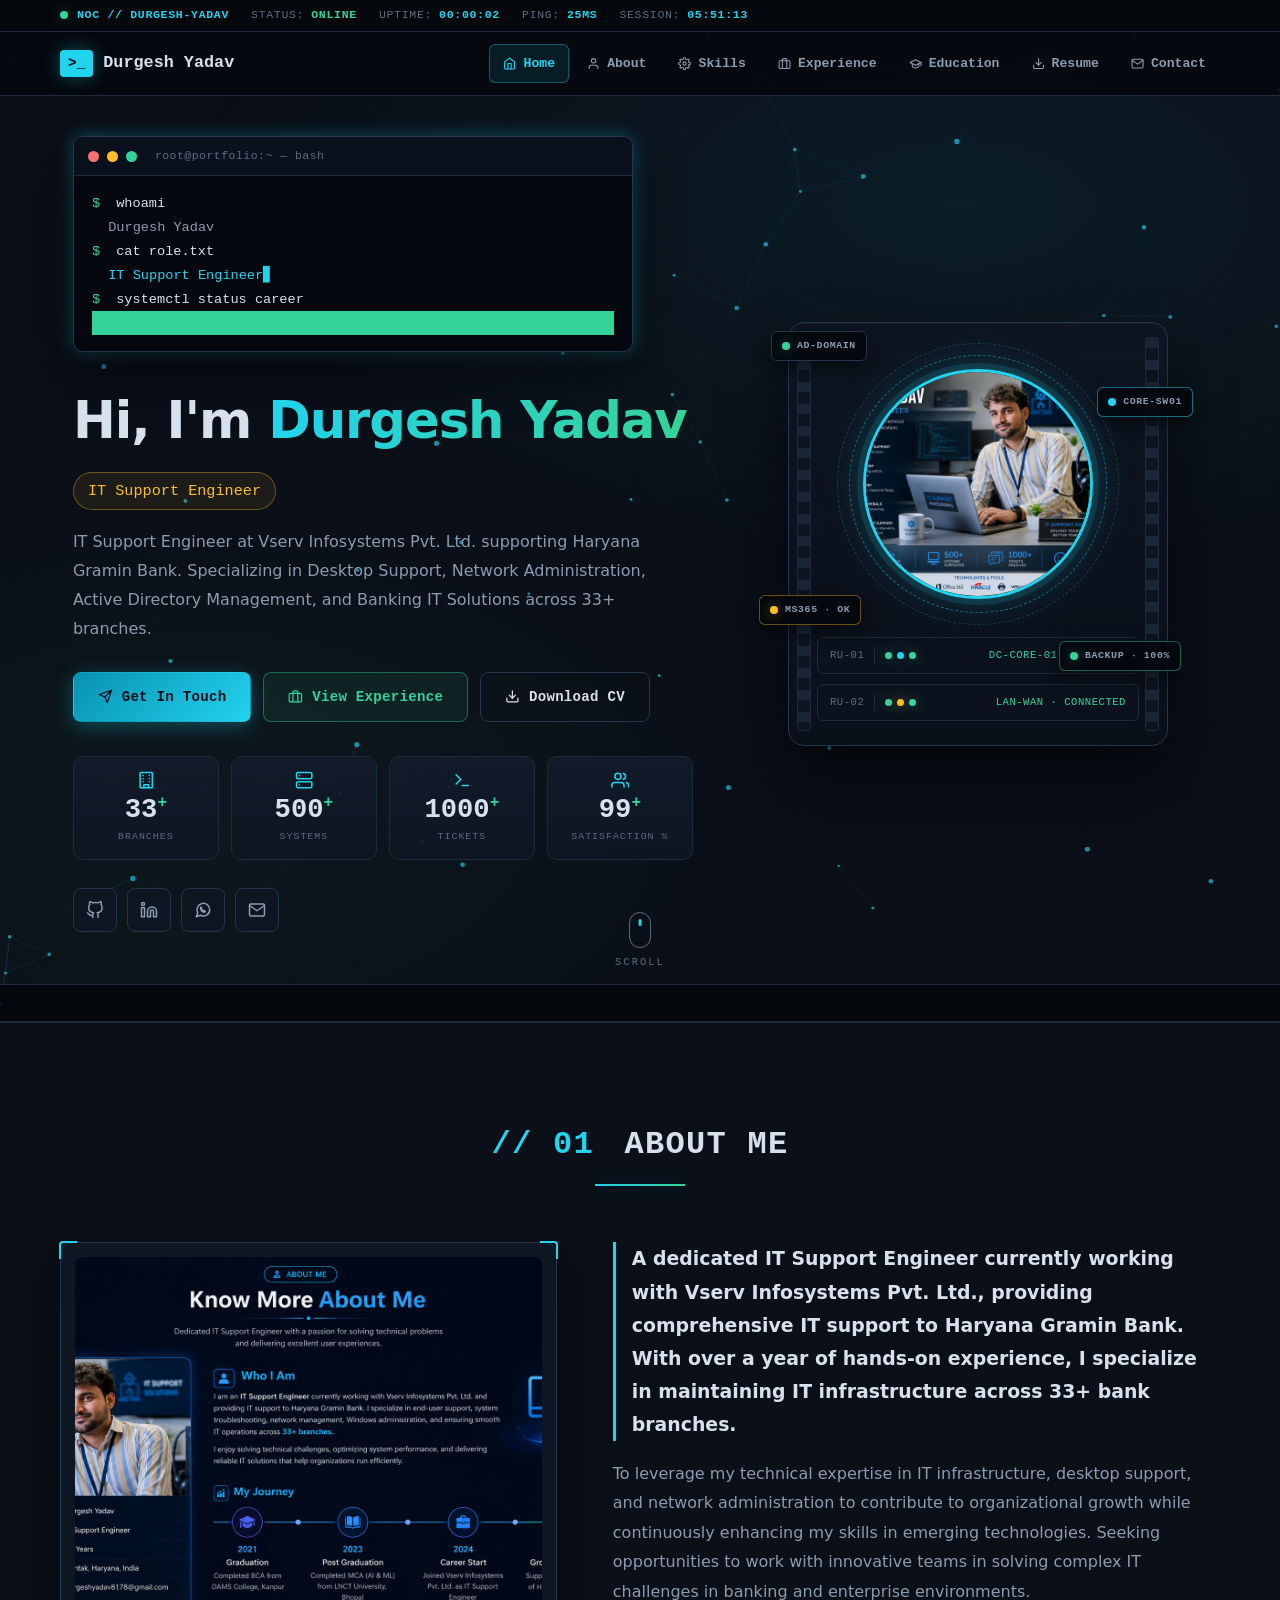
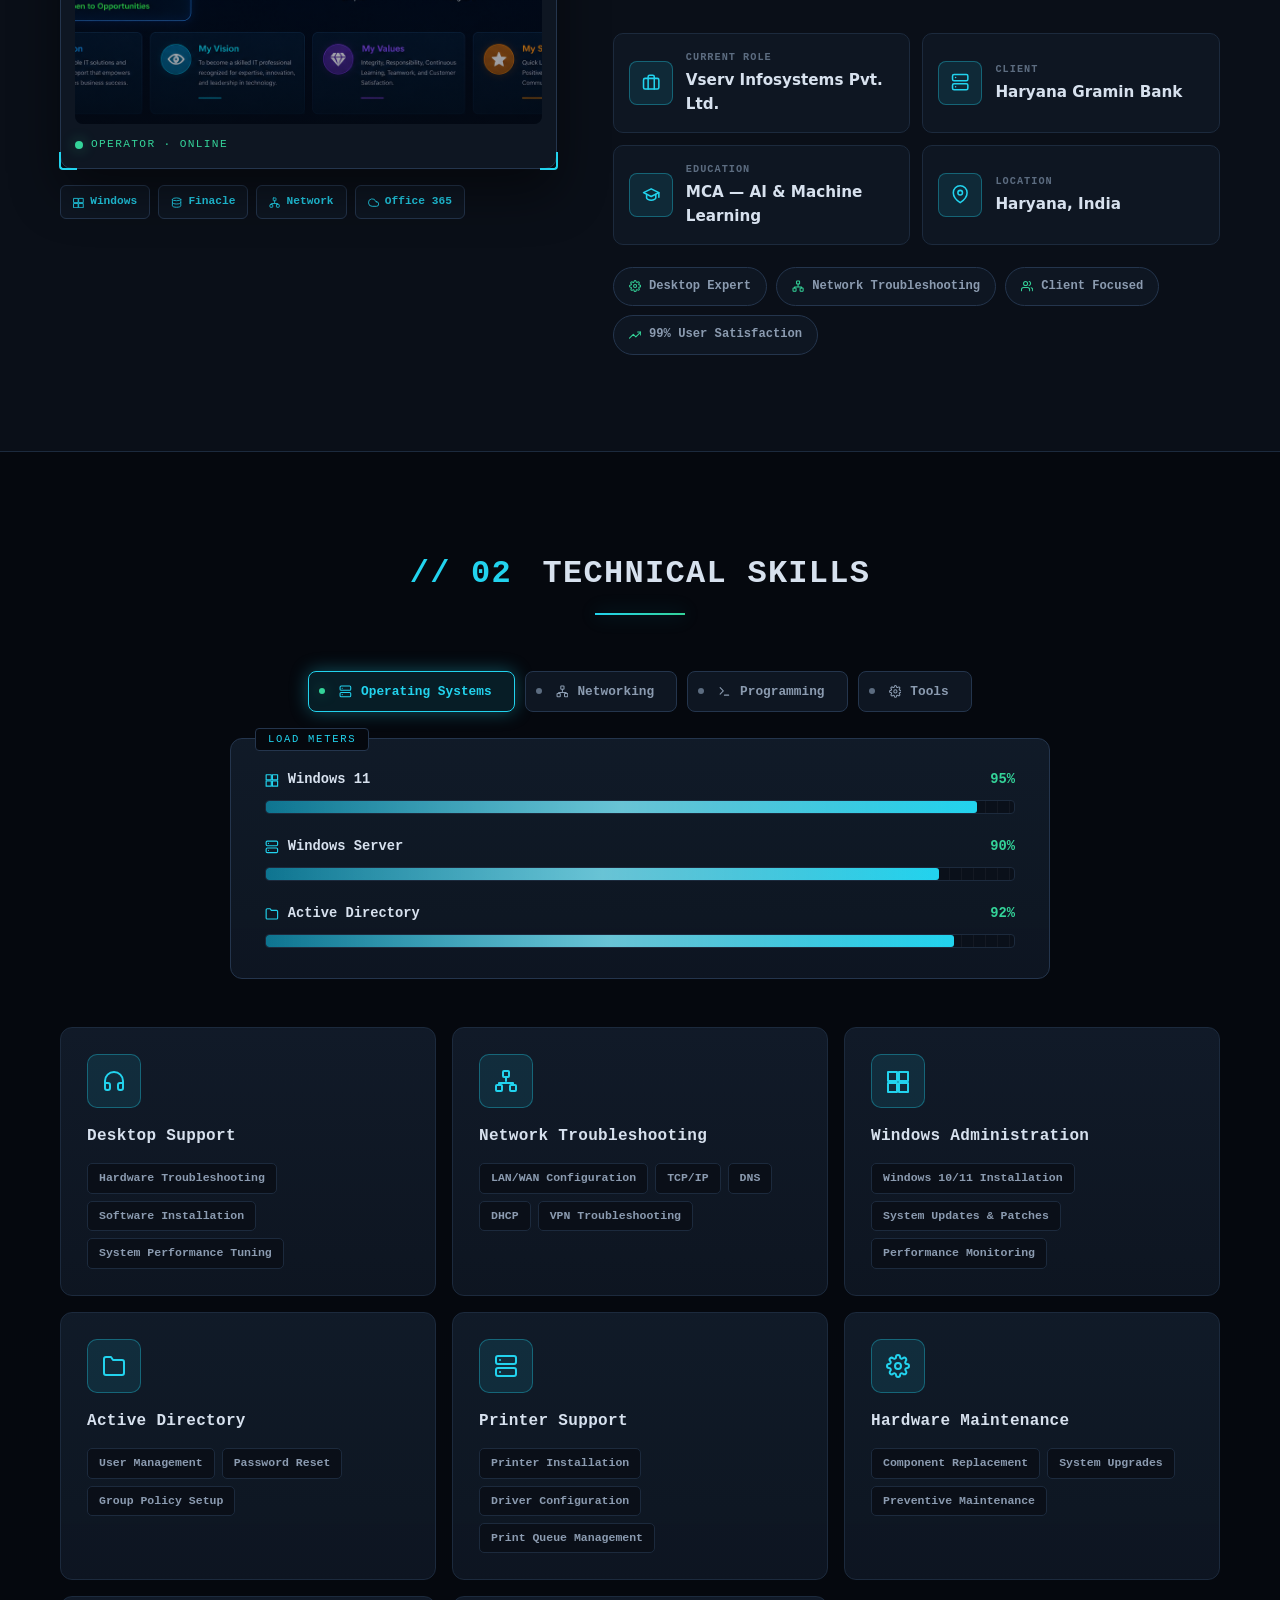
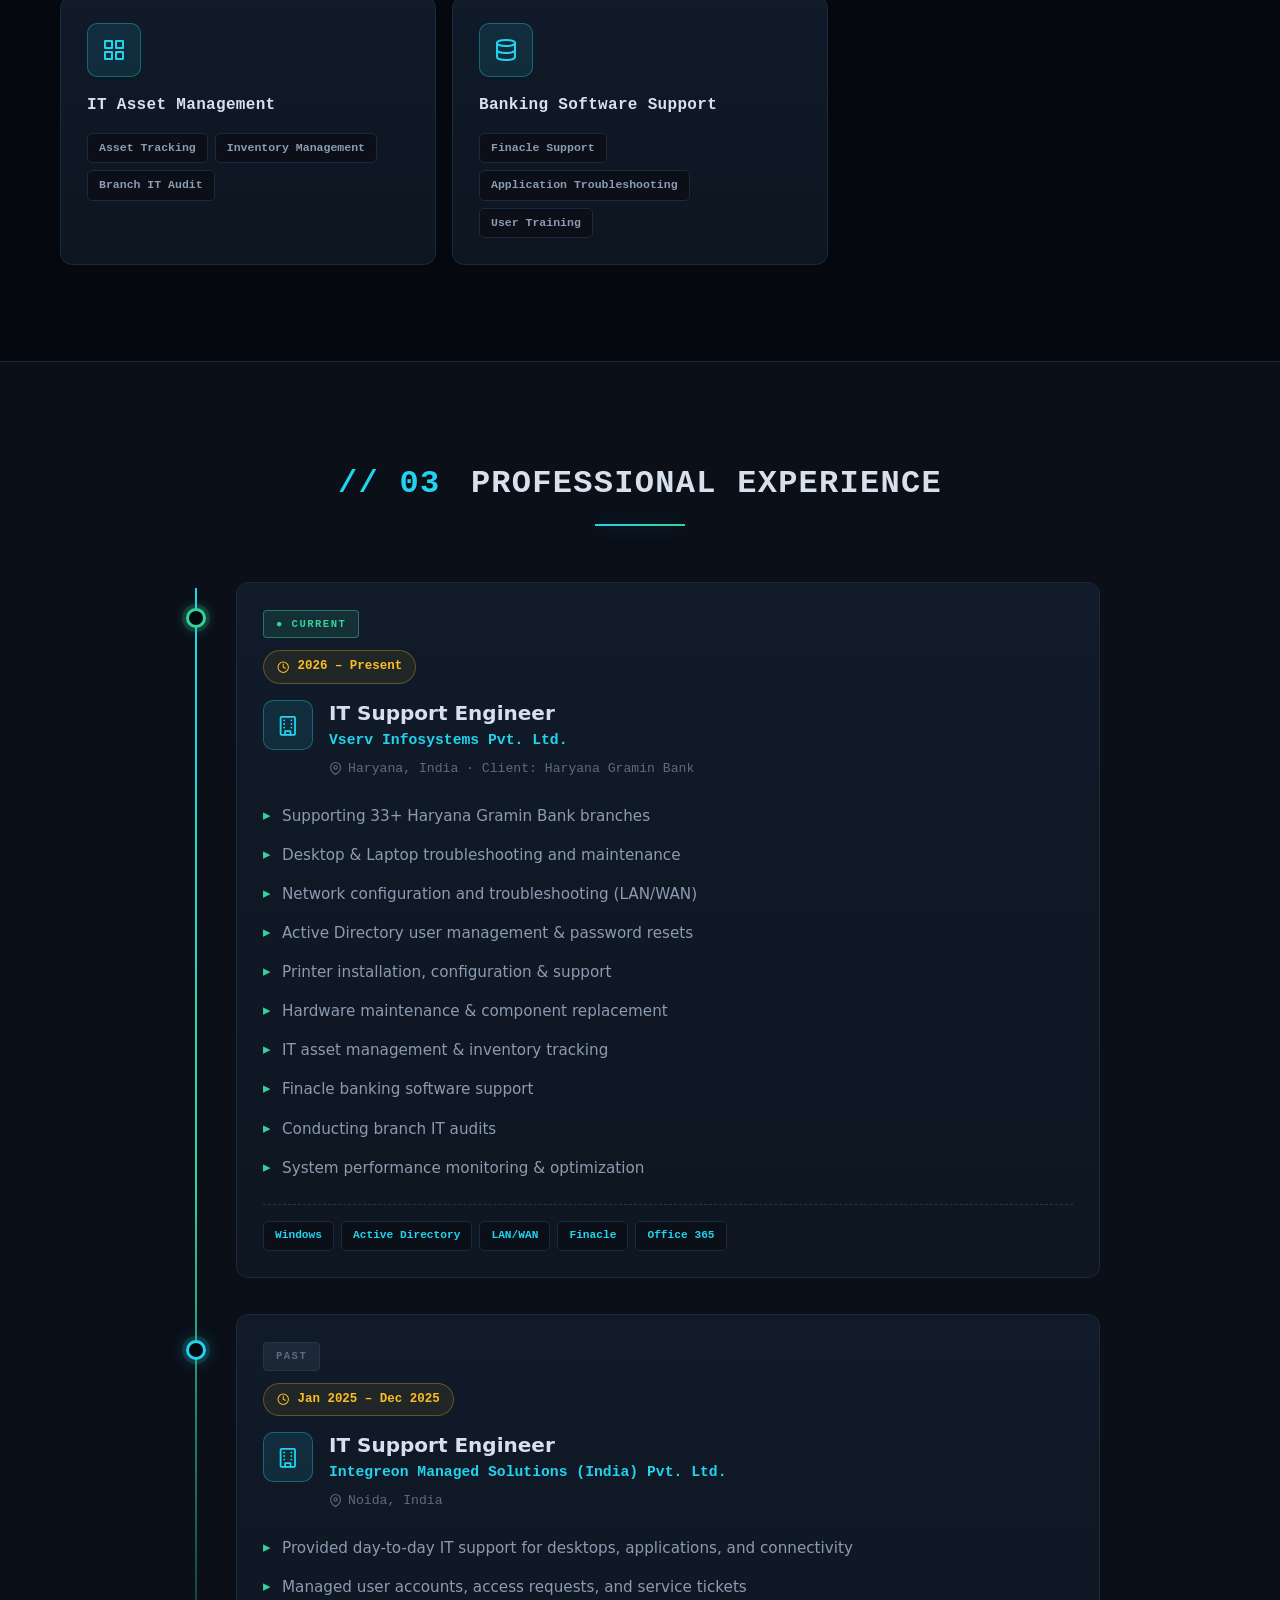
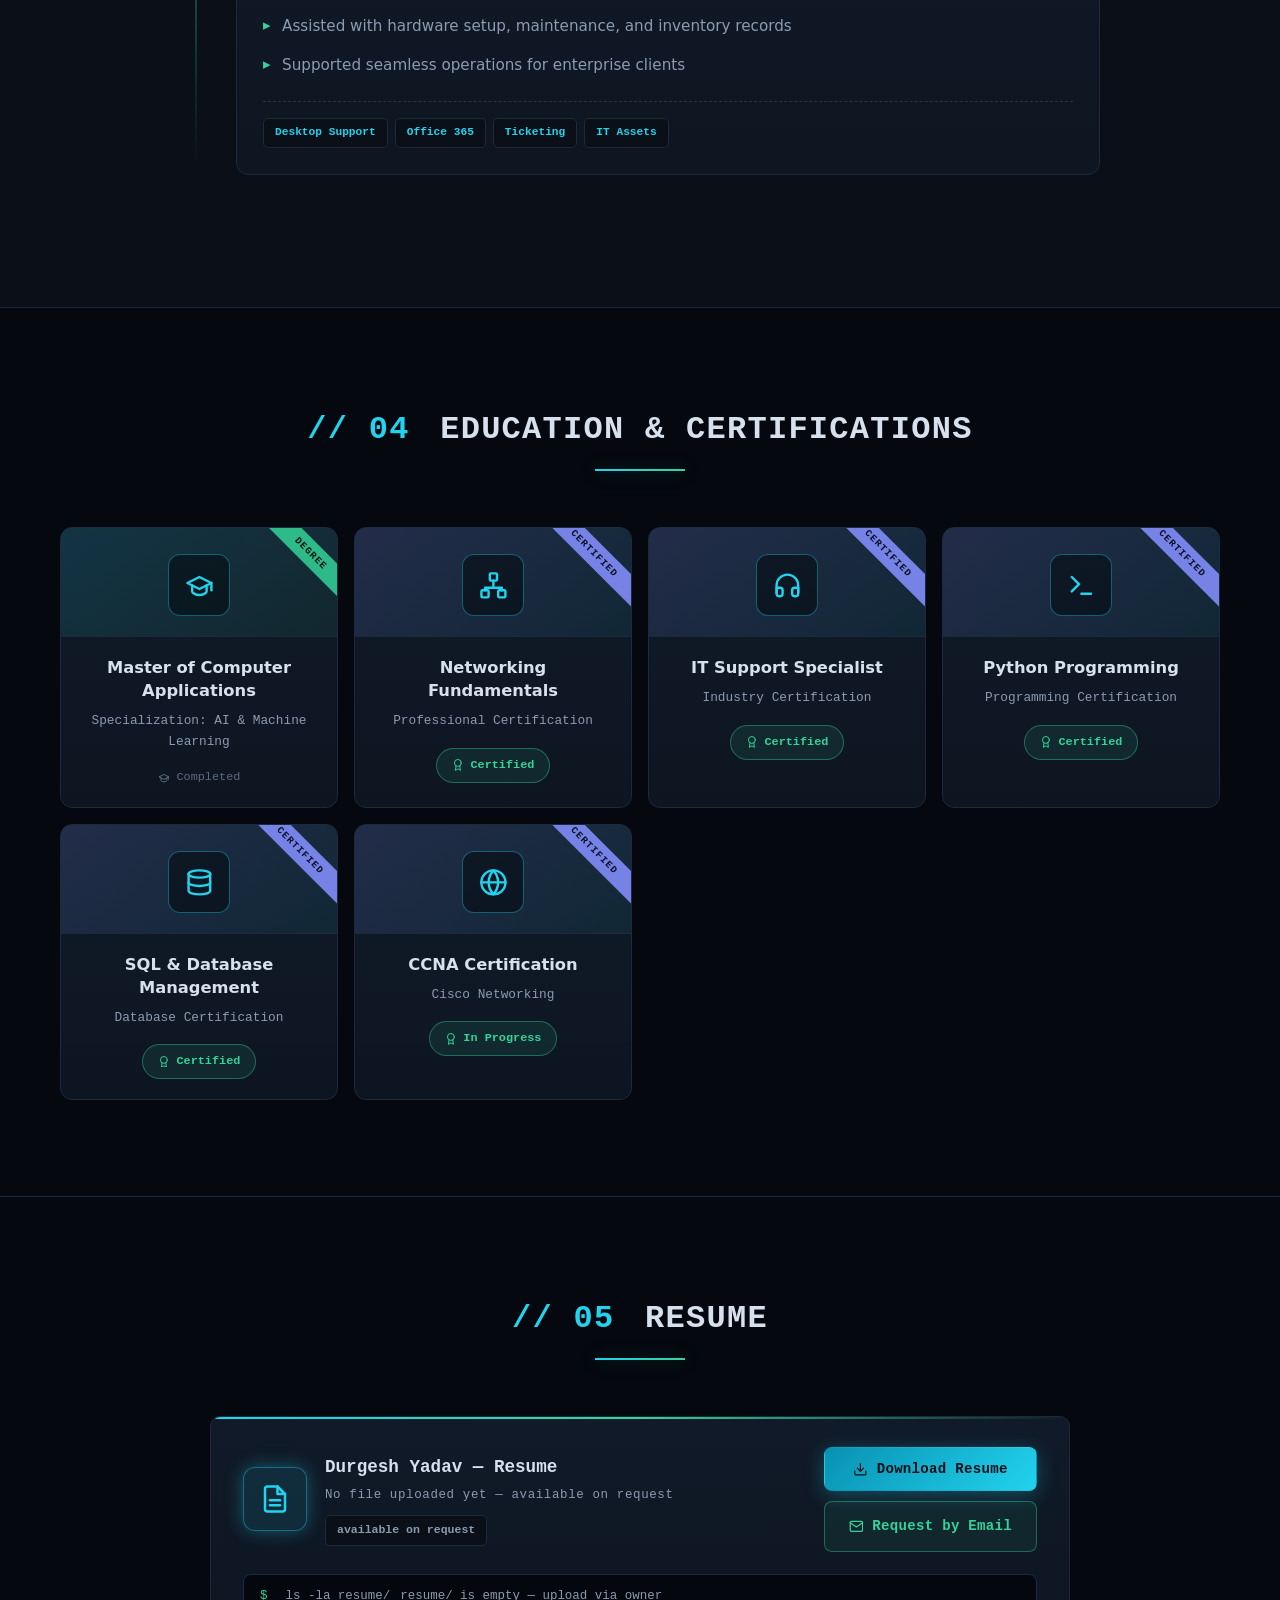
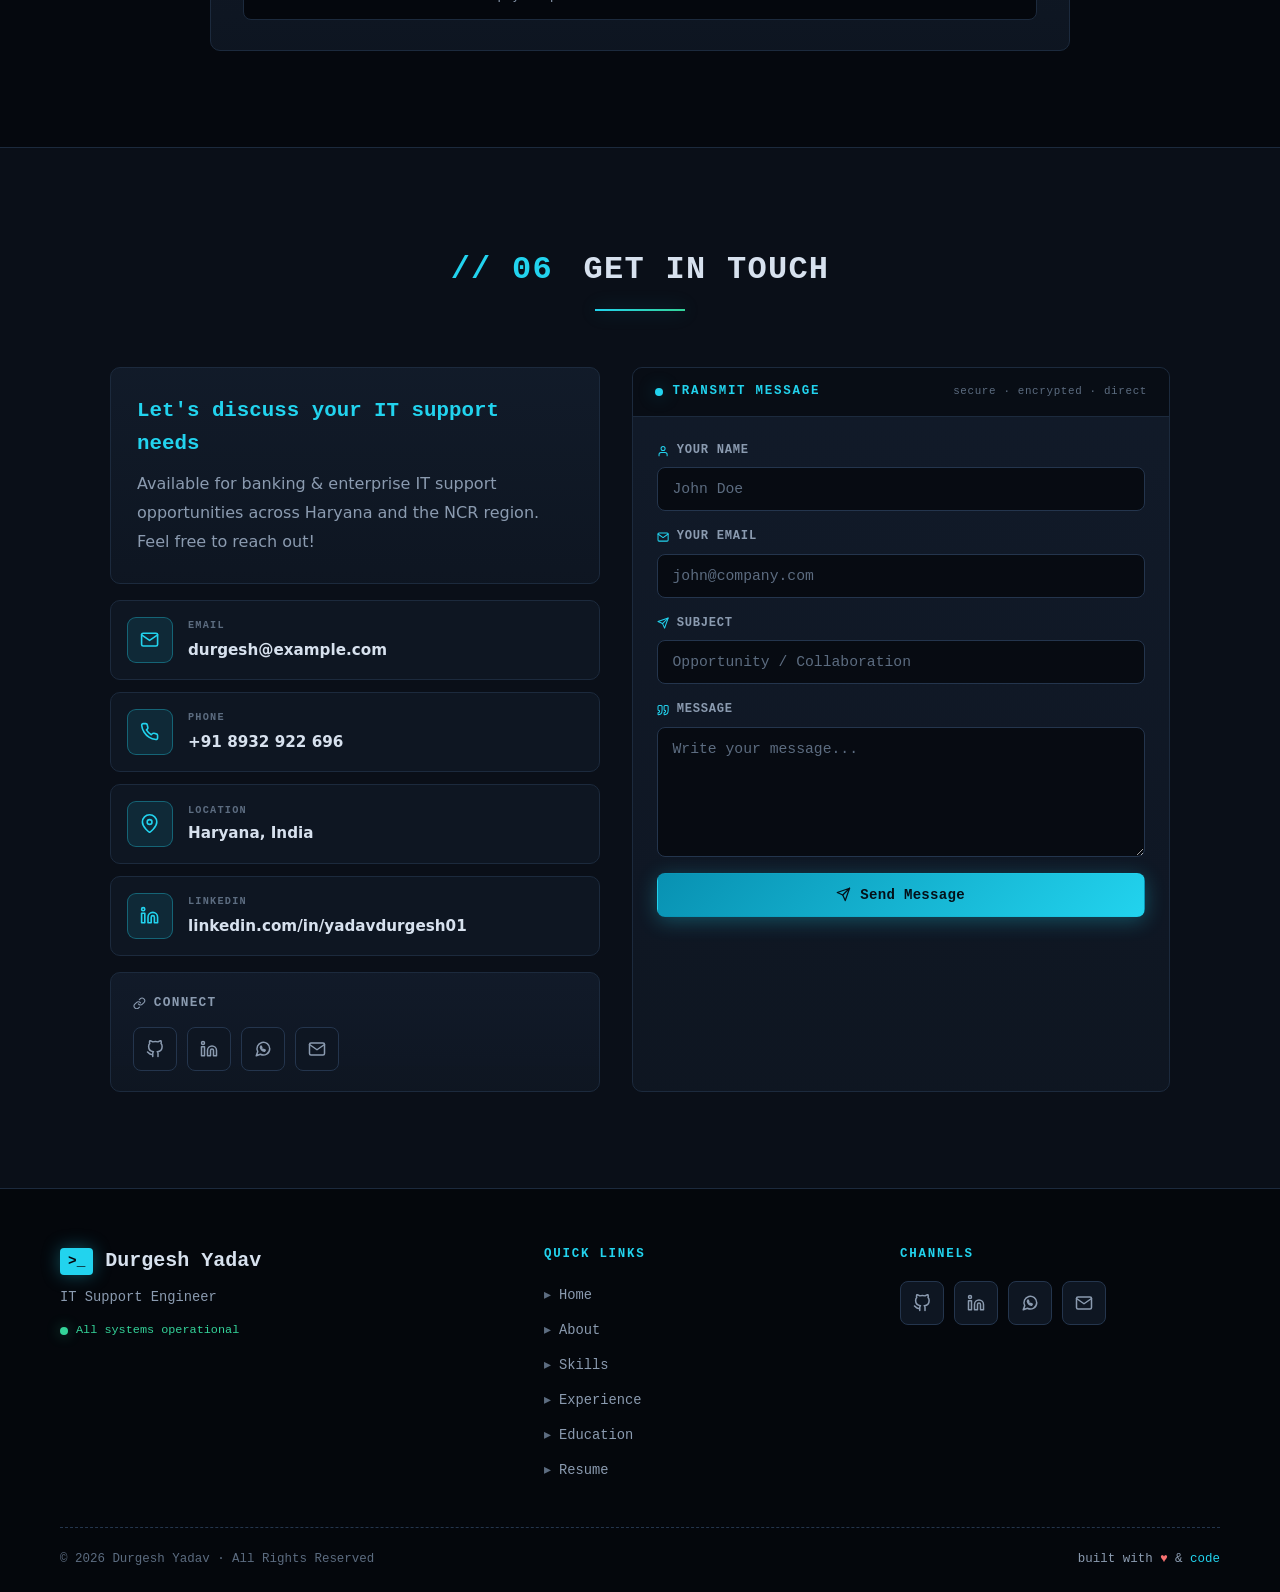
<file: index.html>
<!DOCTYPE html>
<html lang="en">
<head>
  <meta charset="UTF-8">
  <meta name="viewport" content="width=device-width, initial-scale=1.0">
  <meta name="description" content="Durgesh Yadav - IT Support Engineer specializing in desktop support, network administration, Active Directory, and banking IT solutions across 33+ branches">
  <meta name="keywords" content="IT Support Engineer, Desktop Support, Network Administration, Active Directory, Banking IT, Haryana">
  <meta name="author" content="Durgesh Yadav">
  <meta property="og:title" content="Durgesh Yadav - IT Support Engineer">
  <meta property="og:description" content="IT Support Engineer specializing in desktop support, network administration and banking IT solutions">
  <meta property="og:type" content="website">
  <link rel="icon" href="data:image/svg+xml,%3Csvg xmlns='http://www.w3.org/2000/svg' viewBox='0 0 32 32'%3E%3Crect width='32' height='32' rx='6' fill='%230a0f18'/%3E%3Ctext x='16' y='22' font-family='monospace' font-size='16' fill='%2322d3ee' text-anchor='middle'%3E%26%239618%3C/text%3E%3C/svg%3E">
  <title>Durgesh Yadav — IT Support Engineer</title>
  <link rel="stylesheet" href="style.css">
</head>
<body>

  <!-- NOC Status Bar -->
  <div class="statusbar" id="statusbar">
    <div class="statusbar-inner">
      <span class="sb-item sb-brand"><span class="led led-green"></span> NOC // DURGESH-YADAV</span>
      <span class="sb-item sb-hide-sm">STATUS: <b class="c-green">ONLINE</b></span>
      <span class="sb-item sb-hide-sm">UPTIME: <b id="uptime" class="c-cyan">00:00:00</b></span>
      <span class="sb-item sb-hide-sm">PING: <b id="ping" class="c-cyan">12ms</b></span>
      <span class="sb-item">SESSION: <b id="clock" class="c-cyan">--:--:--</b></span>
    </div>
  </div>

  <!-- Navigation -->
  <nav class="navbar" id="navbar">
    <div class="container nav-container">
      <a href="#home" class="nav-brand">
        <span class="brand-prompt">&gt;_</span>
        <span id="navName">Durgesh Yadav</span>
      </a>
      <button class="nav-toggle" id="navToggle" aria-label="Menu">
        <span></span><span></span><span></span>
      </button>
      <ul class="nav-menu" id="navMenu">
        <li><a href="#home" class="nav-link active"><svg class="i"></svg>Home</a></li>
        <li><a href="#about" class="nav-link"><svg class="i"></svg>About</a></li>
        <li><a href="#skills" class="nav-link"><svg class="i"></svg>Skills</a></li>
        <li><a href="#experience" class="nav-link"><svg class="i"></svg>Experience</a></li>
        <li><a href="#education" class="nav-link"><svg class="i"></svg>Education</a></li>
        <li><a href="#resume" class="nav-link"><svg class="i"></svg>Resume</a></li>
        <li><a href="#contact" class="nav-link"><svg class="i"></svg>Contact</a></li>
      </ul>
    </div>
  </nav>

  <!-- Hero / NOC Dashboard -->
  <section id="home" class="hero">
    <canvas id="netCanvas"></canvas>
    <div class="hero-scanlines"></div>

    <div class="container hero-grid">
      <!-- Terminal + intro -->
      <div class="hero-content reveal">
        <div class="terminal">
          <div class="terminal-bar">
            <span class="t-dot t-red"></span>
            <span class="t-dot t-yellow"></span>
            <span class="t-dot t-green"></span>
            <span class="t-title">root@portfolio:~ — bash</span>
          </div>
          <div class="terminal-body">
            <p><span class="t-prompt">$</span> whoami</p>
            <p class="t-out" id="termName">Durgesh Yadav</p>
            <p><span class="t-prompt">$</span> cat role.txt</p>
            <p class="t-out t-cyan"><span id="termRole"></span><span class="t-caret">▋</span></p>
            <p><span class="t-prompt">$</span> systemctl status career</p>
            <p class="t-out t-green">● active (running) — all systems operational</p>
          </div>
        </div>

        <h1 class="hero-title">Hi, I'm <span class="highlight" id="heroName">Durgesh Yadav</span></h1>
        <p class="hero-subtitle" id="heroRoleLine"><span class="role-chip"></span></p>
        <p class="hero-description" id="heroDesc"></p>

        <div class="hero-buttons">
          <a href="#contact" class="btn btn-primary"><svg class="i"></svg> Get In Touch</a>
          <a href="#experience" class="btn btn-ghost"><svg class="i"></svg> View Experience</a>
          <button class="btn btn-outline" onclick="downloadCV()"><svg class="i"></svg> Download CV</button>
        </div>

        <!-- NOC-style stats -->
        <div class="stats-grid" id="statsGrid"></div>

        <div class="social-links" id="heroSocials"></div>
      </div>

      <!-- Photo / rack visual -->
      <div class="hero-visual reveal" data-delay="150">
        <div class="rack-frame">
          <div class="rack-ear rack-ear-l"></div>
          <div class="rack-ear rack-ear-r"></div>

          <div class="avatar-wrap">
            <div class="avatar-ring ring-1"></div>
            <div class="avatar-ring ring-2"></div>
            <div class="avatar-scan"></div>
            <div class="avatar-photo" id="heroAvatar">
              <span class="avatar-initials">DY</span>
            </div>
          </div>

          <div class="node-badge nb-1"><span class="led led-green"></span> AD-DOMAIN</div>
          <div class="node-badge nb-2"><span class="led led-cyan"></span> CORE-SW01</div>
          <div class="node-badge nb-3"><span class="led led-amber"></span> MS365 · OK</div>
          <div class="node-badge nb-4"><span class="led led-green"></span> BACKUP · 100%</div>

          <div class="rack-unit">
            <span class="ru-label">RU-01</span>
            <span class="ru-leds"><i class="led led-green blink"></i><i class="led led-cyan blink"></i><i class="led led-green"></i></span>
            <span class="ru-text">DC-CORE-01 · HEALTHY</span>
          </div>
          <div class="rack-unit">
            <span class="ru-label">RU-02</span>
            <span class="ru-leds"><i class="led led-green blink"></i><i class="led led-amber blink"></i><i class="led led-green"></i></span>
            <span class="ru-text">LAN-WAN · CONNECTED</span>
          </div>
        </div>
      </div>
    </div>

    <!-- Tech ticker -->
    <div class="ticker">
      <div class="ticker-track" id="tickerTrack"></div>
    </div>

    <div class="scroll-indicator">
      <div class="mouse"><div class="wheel"></div></div>
      <p>SCROLL</p>
    </div>
  </section>

  <!-- About -->
  <section id="about" class="section about">
    <div class="container">
      <h2 class="section-title reveal"><span class="title-tag">// 01</span> ABOUT ME</h2>

      <div class="about-grid">
        <div class="about-image reveal">
          <div class="photo-frame">
            <span class="corner c-tl"></span><span class="corner c-tr"></span>
            <span class="corner c-bl"></span><span class="corner c-br"></span>
            <div class="photo-box" id="aboutPhoto">
              <span class="avatar-initials big">DY</span>
            </div>
            <div class="photo-caption"><span class="led led-green"></span> OPERATOR · ONLINE</div>
          </div>
          <div class="float-tags">
            <span class="ftag"><svg class="i"></svg> Windows</span>
            <span class="ftag"><svg class="i"></svg> Finacle</span>
            <span class="ftag"><svg class="i"></svg> Network</span>
            <span class="ftag"><svg class="i"></svg> Office 365</span>
          </div>
        </div>

        <div class="about-text reveal" data-delay="150">
          <p class="lead" id="aboutLead"></p>
          <p id="aboutBody"></p>

          <div class="info-grid" id="infoGrid"></div>
          <div class="trait-row" id="traitRow"></div>
        </div>
      </div>
    </div>
  </section>

  <!-- Skills -->
  <section id="skills" class="section skills">
    <div class="container">
      <h2 class="section-title reveal"><span class="title-tag">// 02</span> TECHNICAL SKILLS</h2>

      <!-- Rack-style category tabs -->
      <div class="rack-tabs reveal" id="skillTabs"></div>
      <div class="meters-panel reveal" id="skillMeters"></div>

      <div class="skills-grid" id="skillsGrid"></div>
    </div>
  </section>

  <!-- Experience -->
  <section id="experience" class="section experience">
    <div class="container">
      <h2 class="section-title reveal"><span class="title-tag">// 03</span> PROFESSIONAL EXPERIENCE</h2>
      <div class="timeline" id="timeline"></div>
    </div>
  </section>

  <!-- Education -->
  <section id="education" class="section education">
    <div class="container">
      <h2 class="section-title reveal"><span class="title-tag">// 04</span> EDUCATION &amp; CERTIFICATIONS</h2>
      <div class="edu-grid" id="eduGrid"></div>
    </div>
  </section>

  <!-- Resume -->
  <section id="resume" class="section resume-section">
    <div class="container">
      <h2 class="section-title reveal"><span class="title-tag">// 05</span> RESUME</h2>

      <div class="resume-panel panel reveal">
        <div class="resume-left">
          <div class="resume-file-icon">
            <svg class="i" viewBox="0 0 24 24"><path d="M14 2H6a2 2 0 0 0-2 2v16a2 2 0 0 0 2 2h12a2 2 0 0 0 2-2V8z"/><polyline points="14 2 14 8 20 8"/><line x1="16" y1="13" x2="8" y2="13"/><line x1="16" y1="17" x2="8" y2="17"/></svg>
          </div>
          <div class="resume-info">
            <h3 id="resumeTitle">Resume</h3>
            <p class="mono resume-meta" id="resumeMeta">checking file…</p>
            <div class="resume-tags" id="resumeTags"></div>
          </div>
        </div>
        <div class="resume-actions">
          <button class="btn btn-primary" id="resumeDownload">
            <svg class="i" viewBox="0 0 24 24"><path d="M21 15v4a2 2 0 0 1-2 2H5a2 2 0 0 1-2-2v-4"/><polyline points="7 10 12 15 17 10"/><line x1="12" y1="15" x2="12" y2="3"/></svg>
            Download Resume
          </button>
          <a href="#contact" class="btn btn-ghost">
            <svg class="i" viewBox="0 0 24 24"><rect x="2" y="4" width="20" height="16" rx="2"/><path d="M22 6l-10 7L2 6"/></svg>
            Request by Email
          </a>
        </div>
        <div class="resume-terminal mono" aria-hidden="true">
          <span class="t-prompt">$</span> ls -la resume/
          <span class="dim" id="resumeLs">—</span>
        </div>
      </div>
    </div>
  </section>

  <!-- Contact -->
  <section id="contact" class="section contact">
    <div class="container">
      <h2 class="section-title reveal"><span class="title-tag">// 06</span> GET IN TOUCH</h2>

      <div class="contact-grid">
        <div class="contact-info reveal">
          <div class="contact-intro panel">
            <h3 id="contactIntroTitle"></h3>
            <p id="contactIntroText"></p>
          </div>

          <div class="contact-methods" id="contactMethods"></div>

          <div class="social-connect panel">
            <h4><svg class="i"></svg> CONNECT</h4>
            <div class="social-row" id="contactSocials"></div>
          </div>
        </div>

        <div class="contact-form-panel panel reveal" data-delay="150">
          <div class="panel-head">
            <span class="led led-cyan blink"></span> TRANSMIT MESSAGE
            <span class="panel-head-sub">secure · encrypted · direct</span>
          </div>
          <form class="contact-form" id="contactForm">
            <div class="form-group">
              <label for="name"><svg class="i"></svg> Your Name</label>
              <input type="text" id="name" name="name" placeholder="John Doe" required>
            </div>
            <div class="form-group">
              <label for="email"><svg class="i"></svg> Your Email</label>
              <input type="email" id="email" name="email" placeholder="john@company.com" required>
            </div>
            <div class="form-group">
              <label for="subject"><svg class="i"></svg> Subject</label>
              <input type="text" id="subject" name="subject" placeholder="Opportunity / Collaboration" required>
            </div>
            <div class="form-group">
              <label for="message"><svg class="i"></svg> Message</label>
              <textarea id="message" name="message" rows="5" placeholder="Write your message..." required></textarea>
            </div>
            <button type="submit" class="btn btn-primary btn-block">
              <svg class="i"></svg> Send Message
            </button>
          </form>
        </div>
      </div>
    </div>
  </section>

  <!-- Footer -->
  <footer class="footer">
    <div class="container">
      <div class="footer-grid">
        <div class="footer-brand">
          <h3><span class="brand-prompt">&gt;_</span> <span id="footerName">Durgesh Yadav</span></h3>
          <p id="footerTagline"></p>
          <p class="footer-meta"><span class="led led-green"></span> All systems operational</p>
        </div>
        <div class="footer-links">
          <h4>Quick Links</h4>
          <ul>
            <li><a href="#home">Home</a></li>
            <li><a href="#about">About</a></li>
            <li><a href="#skills">Skills</a></li>
            <li><a href="#experience">Experience</a></li>
            <li><a href="#education">Education</a></li>
            <li><a href="#resume">Resume</a></li>
          </ul>
        </div>
        <div class="footer-social">
          <h4>Channels</h4>
          <div class="social-row" id="footerSocials"></div>
        </div>
      </div>
      <div class="footer-bottom">
        <p>&copy; <span id="year">2026</span> Durgesh Yadav · All Rights Reserved</p>
        <p class="mono dim">built with <span class="c-red">&hearts;</span> &amp; <span class="c-cyan">code</span></p>
      </div>
    </div>
  </footer>

  <button id="scrollTop" class="scroll-top" aria-label="Back to top"><svg class="i"></svg></button>

  <!-- Lightweight toast -->
  <div id="toastHost" class="toast-host"></div>

  <script src="content.js"></script>
  <script src="script.js"></script>
</body>
</html>
</file>
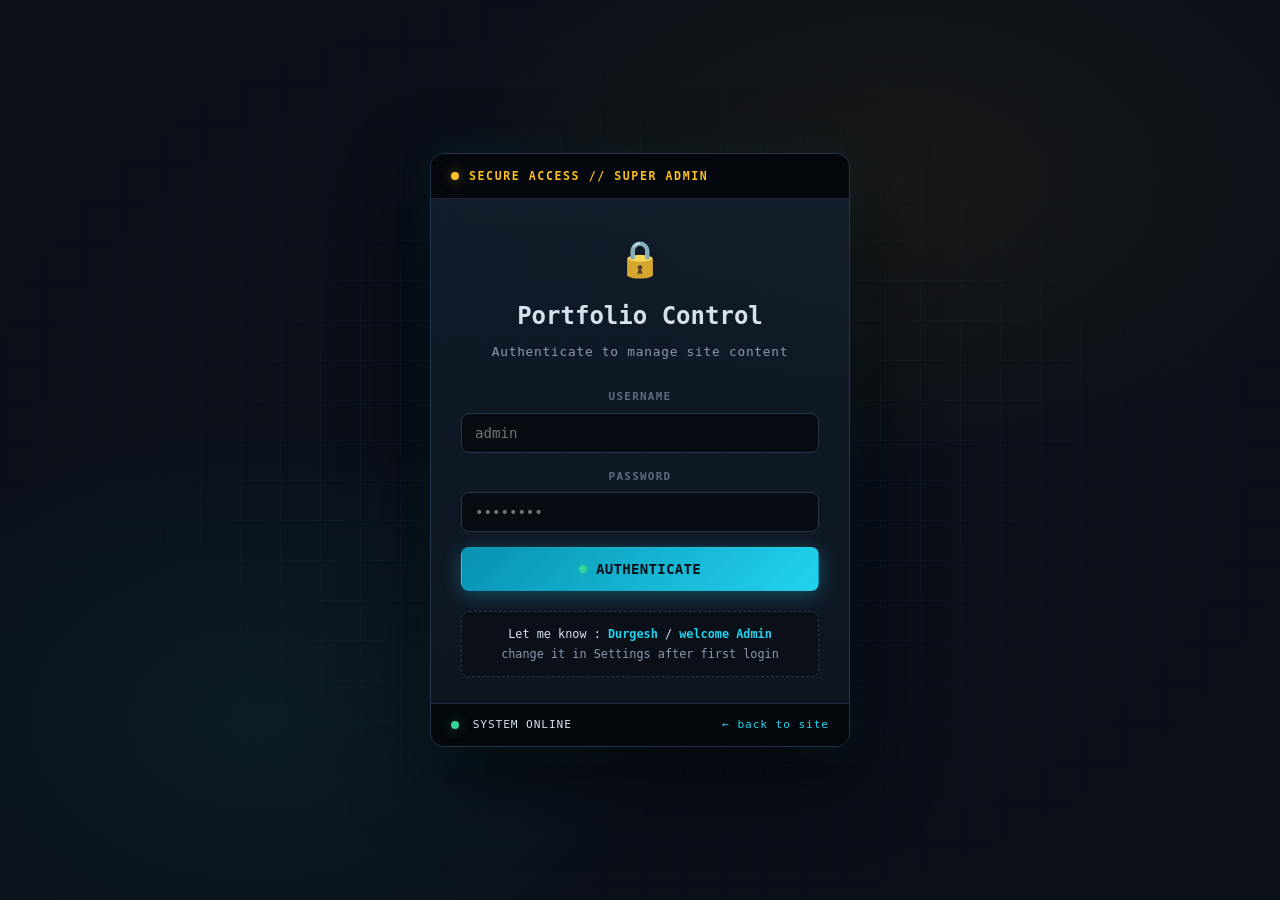
<file: admin/index.html>
<!DOCTYPE html>
<html lang="en">
<head>
  <meta charset="UTF-8">
  <meta name="viewport" content="width=device-width, initial-scale=1.0">
  <meta name="robots" content="noindex, nofollow">
  <title>Super Admin — Portfolio Control</title>
  <link rel="icon" href="data:image/svg+xml,%3Csvg xmlns='http://www.w3.org/2000/svg' viewBox='0 0 32 32'%3E%3Crect width='32' height='32' rx='6' fill='%230a0f18'/%3E%3Crect x='8' y='14' width='16' height='12' rx='2' fill='none' stroke='%23fbbf24' stroke-width='2'/%3E%3Cpath d='M11 14v-3a5 5 0 0 1 10 0v3' fill='none' stroke='%23fbbf24' stroke-width='2'/%3E%3C/svg%3E">
  <link rel="stylesheet" href="../style.css">
  <link rel="stylesheet" href="../admin.css">
</head>
<body class="admin-body">

  <!-- ============ LOGIN ============ -->
  <div id="loginView" class="login-view" hidden>
    <div class="login-bg-grid"></div>
    <div class="login-card">
      <div class="login-head">
        <span class="led led-amber blink"></span>
        <span class="mono">SECURE ACCESS // SUPER ADMIN</span>
      </div>
      <div class="login-body">
        <div class="login-lock">🔒</div>
        <h1>Portfolio Control</h1>
        <p class="dim mono login-sub">Authenticate to manage site content</p>

        <form id="loginForm" autocomplete="off">
          <div class="af-group">
            <label for="loginUser">USERNAME</label>
            <input type="text" id="loginUser" placeholder="admin" required autocomplete="off">
          </div>
          <div class="af-group">
            <label for="loginPass">PASSWORD</label>
            <input type="password" id="loginPass" placeholder="••••••••" required autocomplete="off">
          </div>
          <p id="loginError" class="login-error" hidden></p>
          <button type="submit" class="btn btn-primary btn-block" id="loginBtn">
            <span class="led led-green"></span> AUTHENTICATE
          </button>
        </form>

        <div class="login-hint mono">
          Let me know : <b class="c-cyan">Durgesh</b> / <b class="c-cyan">welcome Admin</b>
          <br><span class="dim">change it in Settings after first login</span>
        </div>
      </div>
      <div class="login-foot mono">
        <span><span class="led led-green"></span> SYSTEM ONLINE</span>
        <a href="../index.html" class="c-cyan">← back to site</a>
      </div>
    </div>
  </div>

  <!-- ============ APP ============ -->
  <div id="appView" class="admin-app" hidden>
    <!-- Sidebar -->
    <aside class="sidebar" id="sidebar">
      <div class="side-brand">
        <span class="brand-prompt">&gt;_</span>
        <div>
          <b>ADMIN</b>
          <small class="dim mono">portfolio control</small>
        </div>
      </div>

      <nav class="side-nav" id="sideNav">
        <button class="side-link active" data-panel="overview"><span class="sl-ico">▦</span> Overview</button>
        <button class="side-link" data-panel="hero"><span class="sl-ico">◆</span> Hero &amp; Stats</button>
        <button class="side-link" data-panel="about"><span class="sl-ico">●</span> About</button>
        <button class="side-link" data-panel="skills"><span class="sl-ico">☰</span> Skills</button>
        <button class="side-link" data-panel="experience"><span class="sl-ico">▸</span> Experience</button>
        <button class="side-link" data-panel="education"><span class="sl-ico">✦</span> Education</button>
        <button class="side-link" data-panel="contact"><span class="sl-ico">✉</span> Contact</button>
        <button class="side-link" data-panel="photos"><span class="sl-ico">▣</span> Photos</button>
        <button class="side-link" data-panel="resume"><span class="sl-ico">⤓</span> Resume</button>
        <button class="side-link" data-panel="messages">
          <span class="sl-ico">✉</span> Messages
          <span class="badge" id="msgBadge" hidden>0</span>
        </button>
        <button class="side-link" data-panel="settings"><span class="sl-ico">⚙</span> Settings</button>
      </nav>

      <div class="side-foot">
        <a href="../index.html" class="side-view-site">↗ View live site</a>
        <button id="logoutBtn" class="side-logout">⏻ Logout</button>
      </div>
    </aside>

    <!-- Main -->
    <main class="admin-main">
      <header class="admin-topbar">
        <button id="sideToggle" class="side-toggle" aria-label="Menu">☰</button>
        <div class="top-title">
          <h2 id="panelTitle">Overview</h2>
          <span class="mono dim" id="panelCrumb">// control / overview</span>
        </div>
        <div class="top-actions">
          <span class="save-state mono dim" id="saveState">no unsaved changes</span>
          <button class="btn btn-outline btn-sm" id="previewBtn">Preview</button>
          <button class="btn btn-primary btn-sm" id="publishBtn">💾 Publish Changes</button>
        </div>
      </header>

      <div class="admin-content">

        <!-- OVERVIEW -->
        <section class="apanel active" id="panel-overview">
          <div class="ov-grid">
            <div class="ov-card"><div class="ov-num" id="ovExp">0</div><div class="ov-label">Experience entries</div></div>
            <div class="ov-card"><div class="ov-num" id="ovSkills">0</div><div class="ov-label">Skill items</div></div>
            <div class="ov-card"><div class="ov-num" id="ovEdu">0</div><div class="ov-label">Education cards</div></div>
            <div class="ov-card ov-msg"><div class="ov-num" id="ovMsg">0</div><div class="ov-label">Contact messages</div></div>
          </div>

          <div class="panel-box">
            <h3><span class="led led-cyan"></span> Quick actions</h3>
            <div class="quick-actions">
              <button class="qa-btn" data-goto="about">Edit About text</button>
              <button class="qa-btn" data-goto="skills">Manage Skills</button>
              <button class="qa-btn" data-goto="experience">Add Experience</button>
              <button class="qa-btn" data-goto="photos">Change Photos</button>
              <button class="qa-btn" data-goto="messages">Read Messages <span class="badge" id="qaMsgBadge" hidden>0</span></button>
              <button class="qa-btn" data-goto="settings">Export for hosting</button>
            </div>
          </div>

          <div class="panel-box">
            <h3><span class="led led-amber"></span> How this works</h3>
            <ol class="help-list mono">
              <li>Edit content in the left menu → press <b class="c-cyan">Publish Changes</b>.</li>
              <li>Edits show instantly in <b>this browser</b> (localStorage).</li>
              <li>To update the <b>live website for everyone</b>: Settings → <b class="c-cyan">Export content.js</b> → upload it to your host replacing the old file.</li>
            </ol>
          </div>
        </section>

        <!-- HERO & STATS -->
        <section class="apanel" id="panel-hero">
          <div class="panel-box">
            <h3>Identity</h3>
            <div class="af-group">
              <label>FULL NAME</label>
              <input type="text" id="f_name">
            </div>
            <div class="af-group">
              <label>ROLES (typing animation — one per line)</label>
              <textarea id="f_roles" rows="4"></textarea>
            </div>
            <div class="af-group">
              <label>HERO DESCRIPTION</label>
              <textarea id="f_heroDesc" rows="3"></textarea>
            </div>
            <div class="af-group">
              <label>TECH TICKER (bottom of hero)</label>
              <input type="text" id="f_ticker">
            </div>
          </div>

          <div class="panel-box">
            <h3>Stats counters</h3>
            <div id="statsEditor" class="list-editor"></div>
            <button class="add-btn" id="addStat">+ Add stat</button>
          </div>
        </section>

        <!-- ABOUT -->
        <section class="apanel" id="panel-about">
          <div class="panel-box">
            <h3>About text</h3>
            <div class="af-group">
              <label>LEAD PARAGRAPH (highlighted)</label>
              <textarea id="f_aboutLead" rows="3"></textarea>
            </div>
            <div class="af-group">
              <label>SECOND PARAGRAPH</label>
              <textarea id="f_aboutBody" rows="4"></textarea>
            </div>
          </div>

          <div class="panel-box">
            <h3>Info cards (DOB, nationality…)</h3>
            <div id="infoEditor" class="list-editor"></div>
            <button class="add-btn" id="addInfo">+ Add info card</button>
          </div>

          <div class="panel-box">
            <h3>Personality traits</h3>
            <div id="traitEditor" class="list-editor"></div>
            <button class="add-btn" id="addTrait">+ Add trait</button>
          </div>
        </section>

        <!-- SKILLS -->
        <section class="apanel" id="panel-skills">
          <div class="panel-box">
            <h3>Skill categories &amp; meters</h3>
            <div id="skillCatEditor"></div>
            <button class="add-btn" id="addSkillCat">+ Add category</button>
          </div>
          <div class="panel-box">
            <h3>Skill cards (grid)</h3>
            <div id="skillCardEditor" class="list-editor"></div>
            <button class="add-btn" id="addSkillCard">+ Add skill card</button>
          </div>
        </section>

        <!-- EXPERIENCE -->
        <section class="apanel" id="panel-experience">
          <div class="panel-box">
            <div class="box-head-row">
              <h3>Work experience (timeline)</h3>
            </div>
            <div id="expEditor"></div>
            <button class="add-btn" id="addExp">+ Add experience</button>
          </div>
        </section>

        <!-- EDUCATION -->
        <section class="apanel" id="panel-education">
          <div class="panel-box">
            <h3>Education &amp; certifications</h3>
            <div id="eduEditor" class="list-editor"></div>
            <button class="add-btn" id="addEdu">+ Add education/cert</button>
          </div>
        </section>

        <!-- CONTACT -->
        <section class="apanel" id="panel-contact">
          <div class="panel-box">
            <h3>Contact section</h3>
            <div class="af-row">
              <div class="af-group"><label>INTRO TITLE</label><input type="text" id="f_cTitle"></div>
              <div class="af-group"><label>LOCATION</label><input type="text" id="f_cLocation"></div>
            </div>
            <div class="af-group"><label>INTRO TEXT</label><textarea id="f_cText" rows="2"></textarea></div>
            <div class="af-row">
              <div class="af-group"><label>EMAIL</label><input type="email" id="f_cEmail"></div>
              <div class="af-group"><label>PHONE</label><input type="text" id="f_cPhone"></div>
            </div>
            <div class="af-group"><label>LINKEDIN (display text)</label><input type="text" id="f_cLinkedin"></div>
          </div>

          <div class="panel-box">
            <h3>Social links</h3>
            <div id="socialEditor" class="list-editor"></div>
            <button class="add-btn" id="addSocial">+ Add social link</button>
          </div>

          <div class="panel-box">
            <h3>Footer</h3>
            <div class="af-group"><label>TAGLINE</label><input type="text" id="f_tagline"></div>
          </div>
        </section>

        <!-- PHOTOS -->
        <section class="apanel" id="panel-photos">
          <div class="panel-box">
            <h3><span class="led led-cyan"></span> Hero avatar (round photo)</h3>
            <div class="photo-edit-row">
              <div class="photo-preview circle" id="prevAvatar"><span class="avatar-initials">AK</span></div>
              <div class="photo-controls">
                <input type="file" id="avatarFile" accept="image/*" hidden>
                <button class="btn btn-outline btn-sm" id="avatarPick">📁 Choose image…</button>
                <button class="btn btn-ghost btn-sm" id="avatarReset">Reset to default</button>
                <p class="mono dim small">Auto-resized to 400×400 · stored in this browser</p>
              </div>
            </div>
          </div>

          <div class="panel-box">
            <h3><span class="led led-green"></span> About section photo (square)</h3>
            <div class="photo-edit-row">
              <div class="photo-preview" id="prevPhoto"><span class="avatar-initials big">AK</span></div>
              <div class="photo-controls">
                <input type="file" id="photoFile" accept="image/*" hidden>
                <button class="btn btn-outline btn-sm" id="photoPick">📁 Choose image…</button>
                <button class="btn btn-ghost btn-sm" id="photoReset">Reset to default</button>
                <p class="mono dim small">Auto-resized to 800×800 · stored in this browser</p>
              </div>
            </div>
          </div>

          <div class="panel-box warn-box">
            <h3><span class="led led-amber"></span> Publishing photos to the live site</h3>
            <p class="mono dim small">
              Photos chosen here are saved as base64 inside the content — when you
              <b class="c-cyan">Export content.js</b> and upload it, the photos travel with it.
              Keep images under ~300 KB each for best performance.
            </p>
          </div>
        </section>

        <!-- RESUME -->
        <section class="apanel" id="panel-resume">
          <div class="panel-box">
            <h3><span class="led led-cyan"></span> Resume / CV file</h3>
            <p class="mono dim small" style="margin-bottom:16px">
              Visitors download this file from the <b class="c-cyan">Resume</b> section of your site.
              Accepted: PDF, DOC, DOCX. Keep it under ~2 MB.
            </p>

            <div class="resume-admin-preview" id="resumeAdminPrev">
              <div class="ra-icon">📄</div>
              <div class="ra-info">
                <b id="raName">No resume uploaded yet</b>
                <span class="mono dim small" id="raMeta">—</span>
              </div>
              <div class="ra-tools">
                <button class="msg-tool" id="resumeTestDl" hidden>Test download</button>
              </div>
            </div>

            <div class="row-actions" style="margin-top:16px">
              <input type="file" id="resumeFile" accept=".pdf,.doc,.docx,application/pdf" hidden>
              <button class="btn btn-primary btn-sm" id="resumePick">📁 Upload resume…</button>
              <button class="btn btn-ghost btn-sm" id="resumeClear" hidden>Remove</button>
            </div>

            <div class="af-group" style="margin-top:18px">
              <label>OR USE A FILE PATH (lighter — file lives on your host, e.g. assets/resume.pdf)</label>
              <input type="text" id="resumePath" placeholder="assets/resume.pdf">
            </div>
            <button class="btn btn-outline btn-sm" id="resumePathApply">Apply path</button>
          </div>

          <div class="panel-box warn-box">
            <h3><span class="led led-amber"></span> Publish reminder</h3>
            <p class="mono dim small">
              After uploading, press <b class="c-cyan">Publish Changes</b>. For the live site also
              <b class="c-cyan">Export content.js</b> — the embedded resume travels inside it.
              If you used a file path instead, upload the file itself to your host too.
            </p>
          </div>
        </section>

        <!-- MESSAGES -->
        <section class="apanel" id="panel-messages">
          <div class="panel-box">
            <div class="box-head-row">
              <h3><span class="led led-green blink"></span> Contact form inbox</h3>
              <div class="row-actions">
                <button class="btn btn-outline btn-sm" id="exportMsgs">Export CSV</button>
                <button class="btn btn-ghost btn-sm" id="clearMsgs">Clear all</button>
              </div>
            </div>
            <div id="messagesList" class="messages-list"></div>
          </div>
        </section>

        <!-- SETTINGS -->
        <section class="apanel" id="panel-settings">
          <div class="panel-box">
            <h3><span class="led led-amber"></span> Deploy to live website</h3>
            <p class="mono dim small" style="margin-bottom:14px">
              Static hosting (GitHub Pages, Netlify, cPanel…): export the updated
              <b class="c-cyan">content.js</b> and replace the file on your host. All visitors then see your edits.
            </p>
            <div class="row-actions">
              <button class="btn btn-primary btn-sm" id="exportJs">⬇ Export content.js</button>
              <button class="btn btn-outline btn-sm" id="importJsonBtn">⬆ Import JSON</button>
              <input type="file" id="importJsonFile" accept=".json,application/json" hidden>
            </div>
          </div>

          <div class="panel-box">
            <h3>Change admin login</h3>
            <div class="af-row">
              <div class="af-group"><label>NEW USERNAME</label><input type="text" id="newUser" placeholder="admin"></div>
              <div class="af-group"><label>NEW PASSWORD</label><input type="password" id="newPass" placeholder="min 6 characters"></div>
            </div>
            <div class="af-group"><label>CONFIRM PASSWORD</label><input type="password" id="newPass2" placeholder="repeat password"></div>
            <button class="btn btn-primary btn-sm" id="changePassBtn">Update credentials</button>
          </div>

          <div class="panel-box danger-box">
            <h3><span class="led led-red"></span> Danger zone</h3>
            <p class="mono dim small" style="margin-bottom:14px">Reset all edits back to the original shipped content (does not clear messages or credentials).</p>
            <button class="btn btn-danger btn-sm" id="resetContentBtn">Reset to defaults</button>
          </div>
        </section>

      </div>
    </main>
  </div>

  <div id="toastHost" class="toast-host"></div>

  <script src="../content.js"></script>
  <script src="../admin.js"></script>
</body>
</html>
</file>
<file: style.css>
/* ============================================================
   NOC / SERVER-ROOM THEME — Abdul Kalam Portfolio
   Dark operations-center aesthetic · cyan/green status accents
   ============================================================ */

* { margin: 0; padding: 0; box-sizing: border-box; }

/* `hidden` must win over any display rule below */
[hidden] { display: none !important; }

:root {
  --bg-0: #05080e;
  --bg-1: #0a0f18;
  --bg-2: #0e1622;
  --bg-3: #121c2b;
  --line: #1c2a3d;
  --line-2: #24354d;
  --text: #d7e1ee;
  --text-dim: #8b9bb0;
  --text-faint: #5c6c80;
  --cyan: #22d3ee;
  --green: #34d399;
  --amber: #fbbf24;
  --red: #f87171;
  --violet: #818cf8;
  --glow-cyan: 0 0 18px rgba(34, 211, 238, 0.35);
  --glow-green: 0 0 14px rgba(52, 211, 153, 0.45);
  --panel: linear-gradient(180deg, rgba(18, 28, 43, 0.9), rgba(14, 22, 34, 0.95));
  --mono: "SFMono-Regular", "Cascadia Code", "JetBrains Mono", Menlo, Consolas, ui-monospace, monospace;
  --sans: system-ui, -apple-system, "Segoe UI", Roboto, "Helvetica Neue", Arial, sans-serif;
  --radius: 10px;
  --nav-h: 64px;
  --sb-h: 32px;
  --t: all 0.25s cubic-bezier(0.4, 0, 0.2, 1);
}

html { scroll-behavior: smooth; }

body {
  font-family: var(--sans);
  background: var(--bg-0);
  color: var(--text);
  line-height: 1.6;
  overflow-x: hidden;
}

/* Subtle grid backdrop */
body::before {
  content: "";
  position: fixed;
  inset: 0;
  background-image:
    linear-gradient(rgba(34, 211, 238, 0.025) 1px, transparent 1px),
    linear-gradient(90deg, rgba(34, 211, 238, 0.025) 1px, transparent 1px);
  background-size: 48px 48px;
  pointer-events: none;
  z-index: 0;
}

.container { max-width: 1200px; margin: 0 auto; padding: 0 20px; position: relative; }
.section { padding: 96px 0; position: relative; z-index: 1; }
.mono { font-family: var(--mono); }
.dim { color: var(--text-dim); }
.c-cyan { color: var(--cyan); }
.c-green { color: var(--green); }
.c-amber { color: var(--amber); }
.c-red { color: var(--red); }

/* SVG icons default */
.i {
  width: 1em; height: 1em;
  stroke: currentColor; fill: none;
  stroke-width: 2; stroke-linecap: round; stroke-linejoin: round;
  flex-shrink: 0;
}

/* ===== LED dots ===== */
.led {
  display: inline-block; width: 8px; height: 8px; border-radius: 50%;
  vertical-align: middle; flex-shrink: 0;
}
.led-green { background: var(--green); box-shadow: var(--glow-green); }
.led-cyan { background: var(--cyan); box-shadow: var(--glow-cyan); }
.led-amber { background: var(--amber); box-shadow: 0 0 12px rgba(251, 191, 36, 0.5); }
.led-red { background: var(--red); box-shadow: 0 0 12px rgba(248, 113, 113, 0.5); }
.blink { animation: blink-led 1.6s infinite; }
@keyframes blink-led { 0%, 100% { opacity: 1; } 50% { opacity: 0.25; } }

/* ===== STATUS BAR ===== */
.statusbar {
  position: fixed; top: 0; left: 0; right: 0;
  height: var(--sb-h);
  background: #04070c;
  border-bottom: 1px solid var(--line);
  z-index: 1100;
  font-family: var(--mono);
  font-size: 0.72rem;
  letter-spacing: 0.06em;
}
.statusbar-inner {
  max-width: 1200px; margin: 0 auto; padding: 0 20px;
  height: 100%; display: flex; align-items: center; gap: 22px;
}
.sb-item { display: flex; align-items: center; gap: 7px; color: var(--text-faint); text-transform: uppercase; }
.sb-item b { font-weight: 600; }
.sb-brand { color: var(--cyan); font-weight: 700; }
.sb-brand .led { margin-right: 2px; }
@media (max-width: 720px) { .sb-hide-sm { display: none; } }

/* ===== NAVBAR ===== */
.navbar {
  position: fixed; top: var(--sb-h); left: 0; right: 0;
  height: var(--nav-h);
  background: rgba(5, 8, 14, 0.85);
  backdrop-filter: blur(12px);
  border-bottom: 1px solid var(--line);
  z-index: 1000;
  transition: var(--t);
}
.navbar.scrolled { box-shadow: 0 8px 30px rgba(0, 0, 0, 0.5); border-color: var(--line-2); }
.nav-container { display: flex; align-items: center; justify-content: space-between; height: 100%; }

.nav-brand {
  font-family: var(--mono); font-weight: 700; font-size: 1.05rem;
  color: var(--text); text-decoration: none;
  display: flex; align-items: center; gap: 10px;
}
.brand-prompt {
  color: var(--bg-0); background: var(--cyan);
  padding: 2px 8px; border-radius: 4px; font-size: 0.9rem;
  box-shadow: var(--glow-cyan);
}

.nav-menu { display: flex; list-style: none; gap: 4px; align-items: center; }
.nav-link {
  text-decoration: none; color: var(--text-dim);
  font-family: var(--mono); font-size: 0.82rem; font-weight: 600;
  padding: 8px 13px; border-radius: 6px;
  display: flex; align-items: center; gap: 7px;
  transition: var(--t);
  border: 1px solid transparent;
}
.nav-link:hover { color: var(--cyan); background: rgba(34, 211, 238, 0.07); }
.nav-link.active {
  color: var(--cyan); background: rgba(34, 211, 238, 0.1);
  border-color: rgba(34, 211, 238, 0.35);
}
.nav-admin { margin-left: 8px; border: 1px dashed rgba(251, 191, 36, 0.5); color: var(--amber); }
.nav-admin:hover { background: rgba(251, 191, 36, 0.1); border-style: solid; }

.nav-toggle { display: none; flex-direction: column; gap: 5px; background: none; border: none; cursor: pointer; padding: 6px; }
.nav-toggle span { width: 26px; height: 2px; background: var(--cyan); border-radius: 2px; transition: var(--t); }

/* ===== HERO ===== */
.hero {
  position: relative;
  min-height: 100vh;
  padding: calc(var(--sb-h) + var(--nav-h) + 40px) 0 90px;
  display: flex; flex-direction: column; justify-content: center;
  background:
    radial-gradient(1200px 600px at 75% 20%, rgba(34, 211, 238, 0.07), transparent 60%),
    radial-gradient(900px 500px at 15% 80%, rgba(52, 211, 153, 0.05), transparent 60%),
    var(--bg-1);
  overflow: hidden;
}
#netCanvas { position: absolute; inset: 0; width: 100%; height: 100%; z-index: 0; }
.hero-scanlines {
  position: absolute; inset: 0; z-index: 1; pointer-events: none; opacity: 0.5;
  background: repeating-linear-gradient(0deg, transparent, transparent 3px, rgba(0, 0, 0, 0.12) 3px, rgba(0, 0, 0, 0.12) 4px);
}

.hero-grid {
  display: grid; grid-template-columns: 1.15fr 0.85fr;
  gap: 56px; align-items: center; z-index: 2;
}

/* Terminal window */
.terminal {
  background: #04070d;
  border: 1px solid var(--line-2);
  border-radius: 10px;
  overflow: hidden;
  box-shadow: 0 20px 50px rgba(0, 0, 0, 0.55), var(--glow-cyan);
  font-family: var(--mono);
  margin-bottom: 28px;
  max-width: 560px;
}
.terminal-bar {
  display: flex; align-items: center; gap: 8px;
  padding: 10px 14px;
  background: #0b111c;
  border-bottom: 1px solid var(--line);
}
.t-dot { width: 11px; height: 11px; border-radius: 50%; }
.t-red { background: #f87171; }
.t-yellow { background: #fbbf24; }
.t-green { background: #34d399; }
.t-title { margin-left: 10px; font-size: 0.72rem; color: var(--text-faint); letter-spacing: 0.04em; }
.terminal-body { padding: 16px 18px; font-size: 0.85rem; line-height: 1.75; }
.terminal-body p { white-space: nowrap; overflow: hidden; text-overflow: ellipsis; }
.t-prompt { color: var(--green); margin-right: 8px; }
.t-out { color: var(--text-dim); padding-left: 1.2em; }
.t-out.t-cyan { color: var(--cyan); }
.t-out.t-green { color: var(--green); }
.t-caret { animation: blink-led 0.9s infinite; color: var(--cyan); }

.hero-title { font-size: clamp(2rem, 4.5vw, 3.2rem); font-weight: 800; letter-spacing: -0.02em; margin-bottom: 10px; }
.highlight {
  background: linear-gradient(90deg, var(--cyan), var(--green));
  -webkit-background-clip: text; background-clip: text; color: transparent;
}
.hero-subtitle { margin-bottom: 18px; min-height: 34px; }
.role-chip {
  display: inline-block;
  font-family: var(--mono); font-size: 0.95rem;
  color: var(--amber);
  background: rgba(251, 191, 36, 0.08);
  border: 1px solid rgba(251, 191, 36, 0.35);
  padding: 6px 14px; border-radius: 999px;
}
.hero-description { color: var(--text-dim); max-width: 620px; margin-bottom: 28px; line-height: 1.8; }

/* Buttons */
.hero-buttons { display: flex; gap: 12px; flex-wrap: wrap; margin-bottom: 34px; }
.btn {
  font-family: var(--mono); font-size: 0.88rem; font-weight: 700;
  padding: 13px 24px; border-radius: 8px;
  display: inline-flex; align-items: center; gap: 9px;
  text-decoration: none; cursor: pointer;
  transition: var(--t); border: 1px solid transparent;
  letter-spacing: 0.02em;
}
.btn .i { font-size: 1.05em; }
.btn-primary {
  background: linear-gradient(135deg, #0891b2, #22d3ee);
  color: #041018; box-shadow: 0 4px 20px rgba(34, 211, 238, 0.3);
}
.btn-primary:hover { transform: translateY(-2px); box-shadow: 0 8px 28px rgba(34, 211, 238, 0.45); }
.btn-ghost { background: rgba(52, 211, 153, 0.08); color: var(--green); border-color: rgba(52, 211, 153, 0.4); }
.btn-ghost:hover { background: rgba(52, 211, 153, 0.16); transform: translateY(-2px); }
.btn-outline { background: transparent; color: var(--text); border-color: var(--line-2); }
.btn-outline:hover { border-color: var(--cyan); color: var(--cyan); transform: translateY(-2px); }
.btn-block { width: 100%; justify-content: center; }
button.btn { font-family: var(--mono); }

/* Stats — NOC metric cards */
.stats-grid {
  display: grid; grid-template-columns: repeat(4, 1fr);
  gap: 12px; margin-bottom: 28px; max-width: 640px;
}
.stat-card {
  background: var(--panel);
  border: 1px solid var(--line);
  border-radius: var(--radius);
  padding: 14px 10px; text-align: center;
  position: relative; overflow: hidden;
  transition: var(--t);
}
.stat-card::before {
  content: ""; position: absolute; top: 0; left: 0; right: 0; height: 2px;
  background: linear-gradient(90deg, transparent, var(--cyan), transparent);
  opacity: 0; transition: var(--t);
}
.stat-card:hover { border-color: rgba(34, 211, 238, 0.5); transform: translateY(-4px); }
.stat-card:hover::before { opacity: 1; }
.stat-icon { color: var(--cyan); font-size: 1.15rem; margin-bottom: 6px; display: flex; justify-content: center; }
.stat-num { font-family: var(--mono); font-size: 1.7rem; font-weight: 800; color: var(--text); line-height: 1.1; }
.stat-num::after { content: "+"; color: var(--green); font-size: 1rem; vertical-align: super; }
.stat-label { font-family: var(--mono); font-size: 0.62rem; color: var(--text-faint); text-transform: uppercase; letter-spacing: 0.1em; margin-top: 4px; }

/* Social links */
.social-links { display: flex; gap: 10px; }
.social-icon {
  width: 44px; height: 44px; border-radius: 8px;
  background: var(--bg-2); border: 1px solid var(--line-2);
  color: var(--text-dim);
  display: flex; align-items: center; justify-content: center;
  font-size: 1.1rem; position: relative; transition: var(--t);
  text-decoration: none;
}
.social-icon .i { width: 18px; height: 18px; }
.social-icon:hover { color: var(--cyan); border-color: var(--cyan); box-shadow: var(--glow-cyan); transform: translateY(-3px); }
.social-icon .tip {
  position: absolute; top: -34px; left: 50%; transform: translateX(-50%);
  background: var(--bg-3); border: 1px solid var(--line-2); color: var(--cyan);
  font-family: var(--mono); font-size: 0.68rem; padding: 4px 9px; border-radius: 5px;
  opacity: 0; pointer-events: none; transition: var(--t); white-space: nowrap;
}
.social-icon:hover .tip { opacity: 1; top: -38px; }

/* ===== HERO VISUAL — rack + avatar ===== */
.hero-visual { display: flex; justify-content: center; }
.rack-frame {
  position: relative;
  width: min(380px, 100%);
  background: linear-gradient(180deg, #0d1521, #0a101a);
  border: 1px solid var(--line-2);
  border-radius: 16px;
  padding: 46px 28px 24px;
  box-shadow: 0 30px 60px rgba(0, 0, 0, 0.6), inset 0 1px 0 rgba(255, 255, 255, 0.04);
}
.rack-ear {
  position: absolute; top: 14px; width: 14px; height: calc(100% - 28px);
  background: repeating-linear-gradient(180deg, #1a2636 0 10px, #0d1521 10px 22px);
  border: 1px solid var(--line);
  border-radius: 4px;
}
.rack-ear-l { left: 8px; }
.rack-ear-r { right: 8px; }

.avatar-wrap { position: relative; width: 230px; height: 230px; margin: 0 auto 38px; }
.avatar-ring {
  position: absolute; border-radius: 50%; border: 1px dashed rgba(34, 211, 238, 0.45);
  animation: spin-slow 24s linear infinite;
}
.ring-1 { inset: -14px; }
.ring-2 { inset: -26px; border-color: rgba(52, 211, 153, 0.25); animation-direction: reverse; animation-duration: 36s; }
@keyframes spin-slow { to { transform: rotate(360deg); } }

.avatar-photo {
  position: absolute; inset: 0; border-radius: 50%; overflow: hidden;
  border: 3px solid var(--cyan);
  box-shadow: 0 0 0 6px rgba(34, 211, 238, 0.12), 0 0 40px rgba(34, 211, 238, 0.25);
  background: radial-gradient(circle at 30% 25%, #16324a, #0a101a);
  display: flex; align-items: center; justify-content: center;
}
.avatar-photo img { width: 100%; height: 100%; object-fit: cover; display: block; }
.avatar-initials {
  font-family: var(--mono); font-size: 3.4rem; font-weight: 800;
  color: rgba(34, 211, 238, 0.75); letter-spacing: 0.05em;
}
.avatar-initials.big { font-size: 4.5rem; }
.avatar-scan {
  position: absolute; inset: 0; border-radius: 50%; overflow: hidden; pointer-events: none;
  background: linear-gradient(180deg, transparent 0%, rgba(34, 211, 238, 0.15) 50%, transparent 100%);
  background-size: 100% 200%;
  animation: scan 3s linear infinite;
  mix-blend-mode: screen;
}
@keyframes scan { 0% { background-position: 0 -100%; } 100% { background-position: 0 200%; } }

.node-badge {
  position: absolute;
  font-family: var(--mono); font-size: 0.62rem; font-weight: 700; letter-spacing: 0.06em;
  background: rgba(5, 8, 14, 0.92);
  border: 1px solid var(--line-2);
  color: var(--text-dim);
  padding: 6px 10px; border-radius: 6px;
  display: flex; align-items: center; gap: 7px;
  box-shadow: 0 6px 18px rgba(0, 0, 0, 0.5);
  animation: float-badge 4s ease-in-out infinite;
  white-space: nowrap; z-index: 3;
}
.nb-1 { top: 8px; left: -18px; }
.nb-2 { top: 64px; right: -26px; animation-delay: 1s; border-color: rgba(34, 211, 238, 0.5); }
.nb-3 { bottom: 120px; left: -30px; animation-delay: 2s; border-color: rgba(251, 191, 36, 0.4); }
.nb-4 { bottom: 74px; right: -14px; animation-delay: 3s; border-color: rgba(52, 211, 153, 0.45); }
@keyframes float-badge { 0%, 100% { transform: translateY(0); } 50% { transform: translateY(-9px); } }

.rack-unit {
  display: flex; align-items: center; gap: 10px;
  background: #0b121d;
  border: 1px solid var(--line);
  border-radius: 6px;
  padding: 9px 12px;
  margin-top: 10px;
  font-family: var(--mono); font-size: 0.66rem; letter-spacing: 0.05em;
  color: var(--text-dim);
}
.ru-label { color: var(--text-faint); border-right: 1px solid var(--line); padding-right: 10px; }
.ru-leds { display: flex; gap: 5px; }
.ru-leds .led { width: 7px; height: 7px; }
.ru-text { color: var(--green); margin-left: auto; }

/* Ticker */
.ticker {
  position: absolute; bottom: 0; left: 0; right: 0;
  background: rgba(4, 7, 12, 0.9);
  border-top: 1px solid var(--line);
  border-bottom: 1px solid var(--line);
  overflow: hidden; padding: 9px 0;
  z-index: 3;
  font-family: var(--mono); font-size: 0.72rem; letter-spacing: 0.14em;
  color: var(--green); text-transform: uppercase;
}
.ticker-track { display: inline-block; white-space: nowrap; animation: ticker 40s linear infinite; padding-left: 100%; }
@keyframes ticker { 0% { transform: translateX(0); } 100% { transform: translateX(-100%); } }

/* Scroll indicator */
.scroll-indicator {
  position: absolute; bottom: 52px; left: 50%; transform: translateX(-50%);
  text-align: center; color: var(--text-faint); z-index: 3;
  font-family: var(--mono); font-size: 0.65rem; letter-spacing: 0.2em;
}
.mouse { width: 22px; height: 36px; border: 1.5px solid var(--text-faint); border-radius: 12px; margin: 0 auto 6px; position: relative; }
.wheel { width: 3px; height: 7px; background: var(--cyan); border-radius: 2px; position: absolute; top: 6px; left: 50%; transform: translateX(-50%); animation: wheel 1.6s infinite; }
@keyframes wheel { 0% { top: 6px; opacity: 1; } 100% { top: 20px; opacity: 0.15; } }

/* ===== SECTION TITLES ===== */
.section-title {
  font-family: var(--mono);
  font-size: clamp(1.4rem, 3vw, 2rem);
  font-weight: 800; letter-spacing: 0.04em;
  text-align: center; margin-bottom: 56px;
  color: var(--text);
  text-transform: uppercase;
}
.title-tag { color: var(--cyan); margin-right: 10px; font-weight: 600; }
.section-title::after {
  content: ""; display: block; width: 90px; height: 2px; margin: 14px auto 0;
  background: linear-gradient(90deg, var(--cyan), var(--green));
  box-shadow: var(--glow-cyan);
}

/* Panels */
.panel {
  background: var(--panel);
  border: 1px solid var(--line);
  border-radius: var(--radius);
}

/* ===== ABOUT ===== */
.about { background: var(--bg-1); border-top: 1px solid var(--line); border-bottom: 1px solid var(--line); }
.about-grid { display: grid; grid-template-columns: 0.9fr 1.1fr; gap: 56px; align-items: start; }

.photo-frame {
  position: relative;
  background: var(--bg-2);
  border: 1px solid var(--line-2);
  border-radius: 12px;
  padding: 14px;
  box-shadow: 0 24px 50px rgba(0, 0, 0, 0.45);
}
.corner { position: absolute; width: 18px; height: 18px; border: 2px solid var(--cyan); z-index: 2; }
.c-tl { top: -2px; left: -2px; border-right: 0; border-bottom: 0; border-radius: 4px 0 0 0; }
.c-tr { top: -2px; right: -2px; border-left: 0; border-bottom: 0; border-radius: 0 4px 0 0; }
.c-bl { bottom: -2px; left: -2px; border-right: 0; border-top: 0; border-radius: 0 0 0 4px; }
.c-br { bottom: -2px; right: -2px; border-left: 0; border-top: 0; border-radius: 0 0 4px 0; }

.photo-box {
  aspect-ratio: 1; border-radius: 8px; overflow: hidden;
  background: radial-gradient(circle at 30% 25%, #16324a, #0a101a);
  display: flex; align-items: center; justify-content: center;
  position: relative;
}
.photo-box img { width: 100%; height: 100%; object-fit: cover; display: block; }
.photo-box::after {
  content: ""; position: absolute; inset: 0;
  background: linear-gradient(180deg, transparent 60%, rgba(5, 8, 14, 0.55));
  pointer-events: none;
}
.photo-caption {
  margin-top: 12px;
  font-family: var(--mono); font-size: 0.7rem; letter-spacing: 0.12em;
  color: var(--green); display: flex; align-items: center; gap: 8px;
  text-transform: uppercase;
}

.float-tags { display: flex; flex-wrap: wrap; gap: 8px; margin-top: 16px; }
.ftag {
  font-family: var(--mono); font-size: 0.7rem; font-weight: 700;
  background: var(--bg-2); border: 1px solid var(--line-2);
  color: var(--cyan); padding: 7px 12px; border-radius: 6px;
  display: inline-flex; align-items: center; gap: 6px;
  transition: var(--t);
}
.ftag:hover { border-color: var(--cyan); box-shadow: var(--glow-cyan); transform: translateY(-2px); }

.lead { font-size: 1.18rem; font-weight: 600; color: var(--text); line-height: 1.75; margin-bottom: 18px; position: relative; padding-left: 16px; border-left: 3px solid var(--cyan); }
.about-text > p:not(.lead) { color: var(--text-dim); line-height: 1.85; margin-bottom: 26px; }

.info-grid { display: grid; grid-template-columns: repeat(2, 1fr); gap: 12px; margin-bottom: 22px; }
.info-card {
  background: var(--bg-2); border: 1px solid var(--line);
  border-radius: var(--radius); padding: 15px;
  display: flex; gap: 13px; align-items: center;
  transition: var(--t);
}
.info-card:hover { border-color: rgba(34, 211, 238, 0.5); transform: translateY(-3px); }
.info-icon {
  width: 44px; height: 44px; border-radius: 8px; flex-shrink: 0;
  background: rgba(34, 211, 238, 0.1);
  border: 1px solid rgba(34, 211, 238, 0.35);
  color: var(--cyan);
  display: flex; align-items: center; justify-content: center;
  font-size: 1.15rem;
}
.info-card h4 { font-family: var(--mono); font-size: 0.64rem; color: var(--text-faint); text-transform: uppercase; letter-spacing: 0.1em; margin-bottom: 3px; }
.info-card p { font-size: 0.95rem; font-weight: 700; color: var(--text); }

.trait-row { display: flex; flex-wrap: wrap; gap: 9px; }
.trait {
  font-family: var(--mono); font-size: 0.76rem; font-weight: 700;
  background: var(--bg-2); border: 1px solid var(--line-2);
  color: var(--text-dim);
  padding: 9px 15px; border-radius: 999px;
  display: inline-flex; align-items: center; gap: 8px;
  transition: var(--t);
}
.trait .i { color: var(--green); }
.trait:hover { border-color: var(--green); color: var(--green); box-shadow: var(--glow-green); transform: translateY(-2px); }
.trait:hover .i { color: var(--green); }

/* ===== SKILLS ===== */
.skills { background: var(--bg-0); }

/* Rack tabs */
.rack-tabs { display: flex; gap: 10px; justify-content: center; flex-wrap: wrap; margin-bottom: 26px; }
.rack-tab {
  font-family: var(--mono); font-size: 0.8rem; font-weight: 700;
  background: var(--bg-2);
  border: 1px solid var(--line-2);
  color: var(--text-dim);
  padding: 12px 22px; border-radius: 8px;
  cursor: pointer; display: inline-flex; align-items: center; gap: 9px;
  transition: var(--t);
  position: relative;
}
.rack-tab::before {
  content: ""; position: absolute; left: 10px; top: 50%; transform: translateY(-50%);
  width: 6px; height: 6px; border-radius: 50%;
  background: var(--text-faint);
}
.rack-tab { padding-left: 30px; }
.rack-tab:hover { border-color: var(--cyan); color: var(--cyan); }
.rack-tab.active {
  background: rgba(34, 211, 238, 0.1);
  border-color: var(--cyan); color: var(--cyan);
  box-shadow: var(--glow-cyan);
}
.rack-tab.active::before { background: var(--green); box-shadow: var(--glow-green); }

/* Meters panel */
.meters-panel {
  background: var(--panel);
  border: 1px solid var(--line-2);
  border-radius: 12px;
  padding: 30px 34px;
  max-width: 820px; margin: 0 auto 48px;
  position: relative;
  display: none;
}
.meters-panel.active { display: block; animation: fade-up 0.4s ease; }
.meters-panel::before {
  content: "LOAD METERS";
  position: absolute; top: -11px; left: 24px;
  font-family: var(--mono); font-size: 0.66rem; letter-spacing: 0.16em;
  background: var(--bg-0); color: var(--cyan);
  padding: 2px 12px; border: 1px solid var(--line-2); border-radius: 4px;
}

.meter { margin-bottom: 22px; }
.meter:last-child { margin-bottom: 0; }
.meter-head {
  display: flex; justify-content: space-between; align-items: center;
  font-family: var(--mono); font-size: 0.86rem; font-weight: 700;
  margin-bottom: 9px;
}
.meter-name { display: flex; align-items: center; gap: 9px; color: var(--text); }
.meter-name .i { color: var(--cyan); }
.meter-pct { color: var(--green); }
.meter-track {
  height: 14px; background: #0a101a;
  border: 1px solid var(--line);
  border-radius: 4px; overflow: hidden; position: relative;
  background-image: repeating-linear-gradient(90deg, transparent 0 11px, rgba(255,255,255,0.04) 11px 12px);
}
.meter-fill {
  height: 100%; width: 0;
  background: linear-gradient(90deg, #0e7490, var(--cyan));
  border-radius: 3px;
  transition: width 1.2s cubic-bezier(0.25, 1, 0.35, 1);
  position: relative;
}
.meter-fill::after {
  content: ""; position: absolute; inset: 0;
  background: linear-gradient(90deg, transparent, rgba(255,255,255,0.35), transparent);
  animation: shimmer 2.2s infinite;
}
@keyframes shimmer { 0% { transform: translateX(-100%); } 100% { transform: translateX(100%); } }

/* Skill cards */
.skills-grid { display: grid; grid-template-columns: repeat(auto-fit, minmax(280px, 1fr)); gap: 16px; }
.skill-card {
  background: var(--panel);
  border: 1px solid var(--line);
  border-radius: 12px;
  padding: 26px;
  transition: var(--t);
  position: relative; overflow: hidden;
}
.skill-card::after {
  content: ""; position: absolute; top: 0; left: 0; right: 0; height: 2px;
  background: linear-gradient(90deg, var(--cyan), var(--green));
  transform: scaleX(0); transform-origin: left; transition: var(--t);
}
.skill-card:hover { transform: translateY(-6px); border-color: rgba(34, 211, 238, 0.45); box-shadow: 0 18px 40px rgba(0, 0, 0, 0.5); }
.skill-card:hover::after { transform: scaleX(1); }
.skill-card .card-icon {
  width: 54px; height: 54px; border-radius: 10px;
  background: rgba(34, 211, 238, 0.1);
  border: 1px solid rgba(34, 211, 238, 0.35);
  color: var(--cyan);
  display: flex; align-items: center; justify-content: center;
  font-size: 1.5rem; margin-bottom: 16px;
}
.skill-card h3 { font-family: var(--mono); font-size: 1rem; margin-bottom: 14px; color: var(--text); letter-spacing: 0.02em; }
.skill-tags { display: flex; flex-wrap: wrap; gap: 7px; }
.tag {
  font-size: 0.72rem; font-family: var(--mono); font-weight: 600;
  background: var(--bg-1); border: 1px solid var(--line);
  color: var(--text-dim);
  padding: 5px 11px; border-radius: 5px;
  transition: var(--t);
}
.skill-card:hover .tag { border-color: rgba(52, 211, 153, 0.4); color: var(--green); }

/* ===== EXPERIENCE / TIMELINE ===== */
.experience { background: var(--bg-1); border-top: 1px solid var(--line); border-bottom: 1px solid var(--line); }
.timeline { position: relative; max-width: 920px; margin: 0 auto; }
.timeline::before {
  content: ""; position: absolute; left: 15px; top: 6px; bottom: 6px; width: 2px;
  background: linear-gradient(180deg, var(--cyan), var(--green), transparent);
}
.timeline-item { position: relative; padding-left: 56px; margin-bottom: 36px; }
.timeline-dot {
  position: absolute; left: 6px; top: 26px;
  width: 20px; height: 20px; border-radius: 50%;
  background: var(--bg-0); border: 3px solid var(--cyan);
  box-shadow: 0 0 0 4px rgba(34, 211, 238, 0.15), var(--glow-cyan);
  z-index: 1;
}
.timeline-item.is-current .timeline-dot { border-color: var(--green); box-shadow: 0 0 0 4px rgba(52, 211, 153, 0.15), var(--glow-green); }

.timeline-card {
  background: var(--panel);
  border: 1px solid var(--line);
  border-radius: 12px;
  padding: 26px;
  transition: var(--t);
}
.timeline-card:hover { border-color: rgba(34, 211, 238, 0.4); transform: translateX(6px); }

.tl-badge {
  display: inline-block;
  font-family: var(--mono); font-size: 0.66rem; font-weight: 800; letter-spacing: 0.14em;
  text-transform: uppercase;
  padding: 5px 12px; border-radius: 4px;
  background: rgba(52, 211, 153, 0.12); color: var(--green);
  border: 1px solid rgba(52, 211, 153, 0.45);
  margin-bottom: 12px;
}
.tl-badge.past { background: rgba(139, 155, 176, 0.1); color: var(--text-faint); border-color: var(--line-2); }

.tl-date {
  display: inline-flex; align-items: center; gap: 8px;
  font-family: var(--mono); font-size: 0.78rem; font-weight: 700;
  color: var(--amber);
  background: rgba(251, 191, 36, 0.07);
  border: 1px solid rgba(251, 191, 36, 0.3);
  padding: 6px 13px; border-radius: 999px;
  margin-bottom: 16px;
}

.company-header { display: flex; gap: 16px; align-items: flex-start; margin-bottom: 18px; }
.company-icon {
  width: 50px; height: 50px; border-radius: 10px; flex-shrink: 0;
  background: rgba(34, 211, 238, 0.1);
  border: 1px solid rgba(34, 211, 238, 0.35);
  color: var(--cyan);
  display: flex; align-items: center; justify-content: center;
  font-size: 1.35rem;
}
.company-header h3 { font-size: 1.25rem; color: var(--text); line-height: 1.3; }
.company-header h4 { font-family: var(--mono); font-size: 0.92rem; color: var(--cyan); margin-top: 3px; }
.company-header .location { font-size: 0.82rem; color: var(--text-faint); display: flex; align-items: center; gap: 6px; margin-top: 5px; font-family: var(--mono); }

.responsibilities { list-style: none; }
.responsibilities li {
  padding: 7px 0; color: var(--text-dim);
  display: flex; gap: 11px; align-items: flex-start;
  line-height: 1.65; font-size: 0.95rem;
}
.responsibilities li::before {
  content: "▸"; color: var(--green); font-family: var(--mono); flex-shrink: 0;
}

.tech-stack { display: flex; flex-wrap: wrap; gap: 7px; margin-top: 16px; padding-top: 16px; border-top: 1px dashed var(--line-2); }
.tech-badge {
  font-family: var(--mono); font-size: 0.7rem; font-weight: 700;
  background: var(--bg-1); border: 1px solid var(--line);
  color: var(--cyan);
  padding: 5px 11px; border-radius: 5px;
  transition: var(--t);
}
.tech-badge:hover { border-color: var(--cyan); box-shadow: var(--glow-cyan); }

/* ===== EDUCATION ===== */
.education { background: var(--bg-0); }
.edu-grid { display: grid; grid-template-columns: repeat(auto-fit, minmax(250px, 1fr)); gap: 16px; }
.edu-card {
  background: var(--panel);
  border: 1px solid var(--line);
  border-radius: 12px; overflow: hidden;
  transition: var(--t); position: relative;
}
.edu-card:hover { transform: translateY(-6px); border-color: rgba(34, 211, 238, 0.45); box-shadow: 0 18px 40px rgba(0, 0, 0, 0.5); }

.edu-head {
  background: linear-gradient(135deg, rgba(34, 211, 238, 0.14), rgba(52, 211, 153, 0.08));
  padding: 26px 20px 20px; text-align: center;
  border-bottom: 1px solid var(--line);
  position: relative;
}
.edu-card.is-cert .edu-head { background: linear-gradient(135deg, rgba(129, 140, 248, 0.16), rgba(34, 211, 238, 0.08)); }
.edu-icon {
  width: 62px; height: 62px; margin: 0 auto;
  border-radius: 12px;
  background: rgba(5, 8, 14, 0.55);
  border: 1px solid rgba(34, 211, 238, 0.4);
  color: var(--cyan);
  display: flex; align-items: center; justify-content: center;
  font-size: 1.8rem;
}
.edu-ribbon {
  position: absolute; top: 14px; right: -34px;
  transform: rotate(45deg);
  background: rgba(52, 211, 153, 0.85); color: #04140d;
  font-family: var(--mono); font-size: 0.6rem; font-weight: 800; letter-spacing: 0.12em;
  text-transform: uppercase;
  padding: 4px 40px;
}
.edu-card.is-cert .edu-ribbon { background: rgba(129, 140, 248, 0.9); color: #0b1024; }
.edu-card.is-school .edu-ribbon { background: rgba(251, 191, 36, 0.9); color: #1a1204; }

.edu-body { padding: 20px; text-align: center; }
.edu-body h3 { font-size: 1.02rem; color: var(--text); margin-bottom: 8px; line-height: 1.4; }
.edu-sub { font-family: var(--mono); font-size: 0.8rem; color: var(--text-dim); margin-bottom: 16px; }
.edu-footer { font-family: var(--mono); font-size: 0.74rem; color: var(--text-faint); display: flex; align-items: center; justify-content: center; gap: 7px; }
.edu-badge {
  display: inline-flex; align-items: center; gap: 7px;
  font-family: var(--mono); font-size: 0.74rem; font-weight: 700;
  background: rgba(52, 211, 153, 0.1); border: 1px solid rgba(52, 211, 153, 0.4);
  color: var(--green);
  padding: 7px 15px; border-radius: 999px;
}

/* ===== CONTACT ===== */
.contact { background: var(--bg-1); border-top: 1px solid var(--line); }
.contact-grid { display: grid; grid-template-columns: 1fr 1.1fr; gap: 32px; max-width: 1060px; margin: 0 auto; }

.contact-intro { padding: 26px; margin-bottom: 16px; }
.contact-intro h3 { font-family: var(--mono); font-size: 1.3rem; color: var(--cyan); margin-bottom: 10px; }
.contact-intro p { color: var(--text-dim); line-height: 1.8; }

.contact-methods { display: flex; flex-direction: column; gap: 12px; margin-bottom: 16px; }
.contact-method {
  display: flex; align-items: center; gap: 15px;
  background: var(--bg-2); border: 1px solid var(--line);
  border-radius: var(--radius); padding: 16px;
  transition: var(--t); text-decoration: none;
}
.contact-method:hover { border-color: rgba(34, 211, 238, 0.5); transform: translateX(6px); }
.method-icon {
  width: 46px; height: 46px; border-radius: 9px; flex-shrink: 0;
  background: rgba(34, 211, 238, 0.1);
  border: 1px solid rgba(34, 211, 238, 0.35);
  color: var(--cyan);
  display: flex; align-items: center; justify-content: center;
  font-size: 1.2rem;
}
.method-details h4 { font-family: var(--mono); font-size: 0.64rem; color: var(--text-faint); text-transform: uppercase; letter-spacing: 0.12em; margin-bottom: 3px; }
.method-details a, .method-details p { color: var(--text); font-weight: 700; font-size: 0.95rem; text-decoration: none; word-break: break-all; }
.method-details a:hover { color: var(--cyan); }

.social-connect { padding: 20px 22px; }
.social-connect h4 { font-family: var(--mono); font-size: 0.8rem; color: var(--text-dim); display: flex; align-items: center; gap: 8px; margin-bottom: 14px; letter-spacing: 0.1em; }
.social-row { display: flex; gap: 10px; flex-wrap: wrap; }

.contact-form-panel { overflow: hidden; }
.panel-head {
  display: flex; align-items: center; gap: 10px;
  font-family: var(--mono); font-size: 0.78rem; font-weight: 800; letter-spacing: 0.14em;
  color: var(--cyan);
  background: rgba(4, 7, 12, 0.65);
  border-bottom: 1px solid var(--line);
  padding: 14px 22px;
}
.panel-head-sub { margin-left: auto; font-weight: 500; color: var(--text-faint); letter-spacing: 0.06em; text-transform: lowercase; font-size: 0.68rem; }
.contact-form { padding: 24px; display: flex; flex-direction: column; gap: 16px; }
.form-group { display: flex; flex-direction: column; gap: 7px; }
.form-group label { font-family: var(--mono); font-size: 0.76rem; font-weight: 700; color: var(--text-dim); letter-spacing: 0.06em; display: flex; align-items: center; gap: 8px; text-transform: uppercase; }
.form-group label .i { color: var(--cyan); }
.form-group input, .form-group textarea {
  background: #070b12;
  border: 1px solid var(--line-2);
  border-radius: 8px;
  color: var(--text);
  font-family: var(--mono); font-size: 0.92rem;
  padding: 13px 15px;
  transition: var(--t);
  outline: none;
}
.form-group input::placeholder, .form-group textarea::placeholder { color: var(--text-faint); }
.form-group input:focus, .form-group textarea:focus {
  border-color: var(--cyan);
  box-shadow: 0 0 0 3px rgba(34, 211, 238, 0.12), var(--glow-cyan);
}
.form-group textarea { resize: vertical; min-height: 130px; }

/* ===== RESUME SECTION ===== */
.resume-section { background: var(--bg-0); border-top: 1px solid var(--line); }
.resume-panel {
  max-width: 860px; margin: 0 auto;
  padding: 30px 32px;
  display: grid;
  grid-template-columns: 1fr auto;
  gap: 22px 28px;
  align-items: center;
  position: relative;
  overflow: hidden;
}
.resume-panel::before {
  content: ""; position: absolute; top: 0; left: 0; right: 0; height: 2px;
  background: linear-gradient(90deg, var(--cyan), var(--green), transparent);
}
.resume-left { display: flex; gap: 18px; align-items: center; min-width: 0; }
.resume-file-icon {
  width: 64px; height: 64px; border-radius: 12px; flex-shrink: 0;
  background: rgba(34, 211, 238, 0.1);
  border: 1px solid rgba(34, 211, 238, 0.4);
  color: var(--cyan);
  display: flex; align-items: center; justify-content: center;
  font-size: 1.8rem;
  box-shadow: var(--glow-cyan);
}
.resume-file-icon .i { width: 30px; height: 30px; }
.resume-info { min-width: 0; }
.resume-info h3 {
  font-family: var(--mono); font-size: 1.1rem; color: var(--text);
  margin-bottom: 5px; word-break: break-all;
}
.resume-meta { font-size: 0.78rem; letter-spacing: 0.05em; margin-bottom: 9px; }
.resume-tags { display: flex; gap: 7px; flex-wrap: wrap; }
.resume-actions { display: flex; flex-direction: column; gap: 10px; }
.resume-actions .btn { justify-content: center; white-space: nowrap; }
.resume-terminal {
  grid-column: 1 / -1;
  background: #04070d;
  border: 1px solid var(--line);
  border-radius: 8px;
  padding: 12px 16px;
  font-size: 0.78rem;
  color: var(--text-dim);
  display: flex; gap: 10px; flex-wrap: wrap;
  overflow: hidden;
}
.resume-terminal .t-prompt { color: var(--green); }
@media (max-width: 720px) {
  .resume-panel { grid-template-columns: 1fr; padding: 24px 20px; }
  .resume-actions { flex-direction: column; }
  .resume-actions .btn { width: 100%; }
}

/* ===== FOOTER ===== */
.footer {
  background: #04070c;
  border-top: 1px solid var(--line);
  padding: 56px 0 26px;
  position: relative;
}
.footer-grid { display: grid; grid-template-columns: 1.4fr 1fr 1fr; gap: 36px; margin-bottom: 36px; }
.footer-brand h3 { font-family: var(--mono); font-size: 1.25rem; display: flex; align-items: center; gap: 12px; margin-bottom: 10px; }
.footer-brand p { color: var(--text-dim); font-family: var(--mono); font-size: 0.86rem; }
.footer-meta { margin-top: 12px; font-size: 0.74rem !important; color: var(--green) !important; display: flex; align-items: center; gap: 8px; }
.footer-links h4, .footer-social h4 { font-family: var(--mono); font-size: 0.78rem; letter-spacing: 0.14em; text-transform: uppercase; color: var(--cyan); margin-bottom: 16px; }
.footer-links ul { list-style: none; }
.footer-links li { margin-bottom: 9px; }
.footer-links a { color: var(--text-dim); text-decoration: none; font-family: var(--mono); font-size: 0.86rem; transition: var(--t); display: inline-flex; align-items: center; gap: 8px; }
.footer-links a::before { content: "▸"; color: var(--text-faint); }
.footer-links a:hover { color: var(--cyan); transform: translateX(4px); }
.footer-links a:hover::before { color: var(--green); }

.footer-bottom {
  border-top: 1px dashed var(--line-2);
  padding-top: 22px; text-align: center;
  color: var(--text-faint); font-family: var(--mono); font-size: 0.78rem;
  display: flex; justify-content: space-between; gap: 12px; flex-wrap: wrap;
}

/* Scroll top */
.scroll-top {
  position: fixed; bottom: 26px; right: 26px;
  width: 48px; height: 48px; border-radius: 10px;
  background: var(--bg-2); border: 1px solid var(--line-2);
  color: var(--cyan); font-size: 1.15rem;
  cursor: pointer;
  opacity: 0; visibility: hidden; transform: translateY(12px);
  transition: var(--t); z-index: 900;
  display: flex; align-items: center; justify-content: center;
}
.scroll-top.active { opacity: 1; visibility: visible; transform: translateY(0); }
.scroll-top:hover { border-color: var(--cyan); box-shadow: var(--glow-cyan); }

/* Toast */
.toast-host { position: fixed; top: calc(var(--sb-h) + var(--nav-h) + 14px); right: 18px; z-index: 10000; display: flex; flex-direction: column; gap: 10px; }
.toast {
  font-family: var(--mono); font-size: 0.84rem; font-weight: 600;
  background: rgba(10, 15, 24, 0.97);
  border: 1px solid var(--line-2);
  border-left: 3px solid var(--cyan);
  color: var(--text);
  padding: 13px 18px; border-radius: 8px;
  box-shadow: 0 14px 34px rgba(0, 0, 0, 0.55);
  display: flex; align-items: center; gap: 10px;
  animation: toast-in 0.35s ease;
  max-width: 340px;
}
.toast.success { border-left-color: var(--green); }
.toast.error { border-left-color: var(--red); }
.toast.out { animation: toast-out 0.3s ease forwards; }
@keyframes toast-in { from { transform: translateX(120%); opacity: 0; } to { transform: none; opacity: 1; } }
@keyframes toast-out { to { transform: translateX(120%); opacity: 0; } }

/* Reveal on scroll */
.reveal { opacity: 0; transform: translateY(26px); transition: opacity 0.7s ease, transform 0.7s ease; }
.reveal.visible { opacity: 1; transform: none; }
@keyframes fade-up { from { opacity: 0; transform: translateY(14px); } to { opacity: 1; transform: none; } }

/* ===== RESPONSIVE ===== */
@media (max-width: 1024px) {
  .hero-grid { grid-template-columns: 1fr; gap: 48px; }
  .hero-visual { order: -1; }
  .hero-content { text-align: center; }
  .terminal { margin-left: auto; margin-right: auto; text-align: left; }
  .hero-description { margin-left: auto; margin-right: auto; }
  .hero-buttons, .social-links { justify-content: center; }
  .stats-grid { margin-left: auto; margin-right: auto; }
  .about-grid { grid-template-columns: 1fr; gap: 40px; }
  .about-image { max-width: 440px; margin: 0 auto; }
  .contact-grid { grid-template-columns: 1fr; }
}

@media (max-width: 768px) {
  .nav-menu {
    position: fixed; top: calc(var(--sb-h) + var(--nav-h)); left: -105%;
    flex-direction: column; background: rgba(5, 8, 14, 0.98);
    width: 100%; padding: 14px 0;
    border-bottom: 1px solid var(--line);
    transition: 0.3s; gap: 2px; align-items: stretch;
  }
  .nav-menu.active { left: 0; }
  .nav-link { justify-content: center; padding: 13px; font-size: 0.9rem; }
  .nav-admin { margin: 8px 20px 0; justify-content: center; }
  .nav-toggle { display: flex; }
  .section { padding: 64px 0; }
  .section-title { margin-bottom: 40px; }
  .stats-grid { grid-template-columns: repeat(2, 1fr); }
  .info-grid { grid-template-columns: 1fr; }
  .rack-tabs { flex-direction: column; }
  .rack-tab { width: 100%; justify-content: flex-start; }
  .meters-panel { padding: 26px 18px; }
  .footer-grid { grid-template-columns: 1fr; text-align: left; }
  .footer-bottom { flex-direction: column; text-align: center; align-items: center; }
  .timeline::before { left: 9px; }
  .timeline-item { padding-left: 40px; }
  .timeline-dot { left: 0; }
  .node-badge { display: none; }
  .panel-head-sub { display: none; }
}

@media (max-width: 480px) {
  .hero-buttons .btn { width: 100%; justify-content: center; }
  .stats-grid { gap: 8px; }
  .stat-num { font-size: 1.4rem; }
  .avatar-wrap { width: 190px; height: 190px; }
  .terminal-body { font-size: 0.72rem; }
  .scroll-indicator { display: none; }
}
</file>
<file: admin.css>
/* ============================================================
   SUPER ADMIN — login + control panel (NOC theme)
   ============================================================ */

.admin-body { background: var(--bg-0); min-height: 100vh; }

/* ===== LOGIN ===== */
.login-view {
  min-height: 100vh;
  display: flex; align-items: center; justify-content: center;
  position: relative; padding: 24px;
  background:
    radial-gradient(800px 500px at 70% 20%, rgba(251, 191, 36, 0.06), transparent 60%),
    radial-gradient(700px 500px at 20% 80%, rgba(34, 211, 238, 0.07), transparent 60%),
    var(--bg-1);
}
.login-bg-grid {
  position: absolute; inset: 0;
  background-image:
    linear-gradient(rgba(34, 211, 238, 0.04) 1px, transparent 1px),
    linear-gradient(90deg, rgba(34, 211, 238, 0.04) 1px, transparent 1px);
  background-size: 40px 40px;
  mask-image: radial-gradient(ellipse at center, black 30%, transparent 75%);
}
.login-card {
  position: relative; width: 100%; max-width: 420px;
  background: var(--panel);
  border: 1px solid var(--line-2);
  border-radius: 14px;
  overflow: hidden;
  box-shadow: 0 30px 80px rgba(0, 0, 0, 0.6), 0 0 40px rgba(34, 211, 238, 0.08);
}
.login-head {
  display: flex; align-items: center; gap: 10px;
  background: #04070c;
  border-bottom: 1px solid var(--line);
  padding: 13px 20px;
  font-size: 0.72rem; letter-spacing: 0.14em;
  color: var(--amber); font-weight: 700;
}
.login-body { padding: 32px 30px 26px; text-align: center; }
.login-lock { font-size: 2.2rem; margin-bottom: 10px; filter: grayscale(0.2); }
.login-body h1 { font-family: var(--mono); font-size: 1.5rem; margin-bottom: 6px; }
.login-sub { font-size: 0.8rem; margin-bottom: 26px; letter-spacing: 0.06em; }

.login-error {
  background: rgba(248, 113, 113, 0.1);
  border: 1px solid rgba(248, 113, 113, 0.45);
  color: var(--red);
  font-family: var(--mono); font-size: 0.8rem;
  padding: 10px 14px; border-radius: 8px;
  margin-bottom: 14px; text-align: left;
}
.login-hint {
  margin-top: 20px; font-size: 0.74rem; line-height: 1.7;
  background: var(--bg-1); border: 1px dashed var(--line-2);
  padding: 12px; border-radius: 8px;
}
.login-foot {
  display: flex; justify-content: space-between; align-items: center;
  background: #04070c; border-top: 1px solid var(--line);
  padding: 12px 20px;
  font-size: 0.7rem; letter-spacing: 0.08em;
}
.login-foot a { text-decoration: none; }
.login-foot .led { margin-right: 6px; }

/* ===== APP SHELL ===== */
.admin-app { display: flex; min-height: 100vh; }

.sidebar {
  width: 250px;
  background: #070b12;
  border-right: 1px solid var(--line);
  display: flex; flex-direction: column;
  position: fixed; top: 0; bottom: 0; left: 0;
  z-index: 100;
  transition: transform 0.28s ease;
}
.side-brand {
  display: flex; align-items: center; gap: 12px;
  padding: 20px 18px;
  border-bottom: 1px solid var(--line);
}
.side-brand b { font-family: var(--mono); letter-spacing: 0.14em; display: block; font-size: 0.95rem; }
.side-brand small { font-size: 0.66rem; letter-spacing: 0.08em; }

.side-nav { flex: 1; padding: 14px 10px; display: flex; flex-direction: column; gap: 3px; overflow-y: auto; }
.side-link {
  display: flex; align-items: center; gap: 11px;
  width: 100%;
  background: none; border: 1px solid transparent;
  color: var(--text-dim);
  font-family: var(--mono); font-size: 0.84rem; font-weight: 600;
  padding: 11px 13px; border-radius: 8px;
  cursor: pointer; text-align: left;
  transition: var(--t);
}
.sl-ico { width: 18px; text-align: center; color: var(--text-faint); }
.side-link:hover { background: rgba(34, 211, 238, 0.06); color: var(--text); }
.side-link.active {
  background: rgba(34, 211, 238, 0.1);
  border-color: rgba(34, 211, 238, 0.4);
  color: var(--cyan);
}
.side-link.active .sl-ico { color: var(--cyan); }

.badge {
  margin-left: auto;
  background: var(--red); color: #1a0505;
  font-family: var(--mono); font-size: 0.66rem; font-weight: 800;
  min-width: 20px; height: 20px; padding: 0 6px;
  border-radius: 999px;
  display: inline-flex; align-items: center; justify-content: center;
}

.side-foot { padding: 14px; border-top: 1px solid var(--line); display: flex; flex-direction: column; gap: 8px; }
.side-view-site {
  font-family: var(--mono); font-size: 0.78rem; color: var(--cyan);
  text-decoration: none; padding: 9px 12px;
  border: 1px dashed rgba(34, 211, 238, 0.4);
  border-radius: 8px; text-align: center;
  transition: var(--t);
}
.side-view-site:hover { background: rgba(34, 211, 238, 0.08); }
.side-logout {
  background: rgba(248, 113, 113, 0.08);
  border: 1px solid rgba(248, 113, 113, 0.35);
  color: var(--red);
  font-family: var(--mono); font-size: 0.78rem; font-weight: 700;
  padding: 9px 12px; border-radius: 8px; cursor: pointer;
  transition: var(--t);
}
.side-logout:hover { background: rgba(248, 113, 113, 0.16); }

/* Main */
.admin-main { flex: 1; margin-left: 250px; min-width: 0; display: flex; flex-direction: column; }

.admin-topbar {
  position: sticky; top: 0; z-index: 90;
  display: flex; align-items: center; gap: 16px;
  background: rgba(7, 11, 18, 0.92);
  backdrop-filter: blur(10px);
  border-bottom: 1px solid var(--line);
  padding: 14px 24px;
}
.side-toggle {
  display: none;
  background: none; border: 1px solid var(--line-2);
  color: var(--cyan); border-radius: 8px;
  width: 38px; height: 38px; cursor: pointer; font-size: 1.1rem;
}
.top-title h2 { font-family: var(--mono); font-size: 1.1rem; letter-spacing: 0.04em; }
.top-title .mono { font-size: 0.68rem; letter-spacing: 0.1em; }
.top-actions { margin-left: auto; display: flex; align-items: center; gap: 10px; flex-wrap: wrap; }
.save-state { font-size: 0.7rem; letter-spacing: 0.06em; }
.save-state.dirty { color: var(--amber); }

.btn-sm { padding: 9px 16px; font-size: 0.78rem; }
.btn-danger {
  background: rgba(248, 113, 113, 0.12); color: var(--red);
  border-color: rgba(248, 113, 113, 0.45);
}
.btn-danger:hover { background: rgba(248, 113, 113, 0.22); border-color: var(--red); }
.btn-ghost:disabled, .btn-outline:disabled, .btn-primary:disabled { opacity: 0.5; cursor: not-allowed; }

.admin-content { padding: 26px; max-width: 980px; width: 100%; }

/* Panels */
.apanel { display: none; }
.apanel.active { display: block; animation: fade-up 0.35s ease; }

.panel-box {
  background: var(--panel);
  border: 1px solid var(--line);
  border-radius: 12px;
  padding: 22px;
  margin-bottom: 18px;
}
.panel-box h3 {
  font-family: var(--mono); font-size: 0.92rem; letter-spacing: 0.06em;
  margin-bottom: 18px; color: var(--text);
  display: flex; align-items: center; gap: 9px;
}
.warn-box { border-color: rgba(251, 191, 36, 0.35); }
.danger-box { border-color: rgba(248, 113, 113, 0.35); }
.box-head-row { display: flex; align-items: center; justify-content: space-between; gap: 14px; flex-wrap: wrap; margin-bottom: 18px; }
.box-head-row h3 { margin-bottom: 0; }
.row-actions { display: flex; gap: 9px; flex-wrap: wrap; }

/* Forms */
.af-group { margin-bottom: 15px; }
.af-group label {
  display: block;
  font-family: var(--mono); font-size: 0.68rem; font-weight: 700;
  letter-spacing: 0.12em; color: var(--text-faint);
  margin-bottom: 7px;
}
.af-group input, .af-group textarea, .af-group select {
  width: 100%;
  background: #070b12;
  border: 1px solid var(--line-2);
  border-radius: 8px;
  color: var(--text);
  font-family: var(--mono); font-size: 0.88rem;
  padding: 11px 13px;
  outline: none; transition: var(--t);
}
.af-group textarea { resize: vertical; line-height: 1.6; }
.af-group input:focus, .af-group textarea:focus, .af-group select:focus {
  border-color: var(--cyan);
  box-shadow: 0 0 0 3px rgba(34, 211, 238, 0.12);
}
.af-row { display: grid; grid-template-columns: 1fr 1fr; gap: 14px; }
.small { font-size: 0.74rem; line-height: 1.7; }

/* List editors */
.list-editor { display: flex; flex-direction: column; gap: 12px; }
.edit-item {
  background: var(--bg-1);
  border: 1px solid var(--line);
  border-radius: 10px;
  padding: 16px;
}
.edit-item .item-head {
  display: flex; align-items: center; justify-content: space-between;
  margin-bottom: 12px; gap: 10px;
}
.item-head .item-title {
  font-family: var(--mono); font-size: 0.74rem; font-weight: 700;
  letter-spacing: 0.1em; color: var(--cyan);
}
.item-tools { display: flex; gap: 6px; }
.tool-btn {
  background: var(--bg-2); border: 1px solid var(--line-2);
  color: var(--text-dim);
  width: 30px; height: 30px; border-radius: 6px;
  cursor: pointer; font-size: 0.85rem;
  transition: var(--t);
  display: inline-flex; align-items: center; justify-content: center;
}
.tool-btn:hover { border-color: var(--cyan); color: var(--cyan); }
.tool-btn.danger:hover { border-color: var(--red); color: var(--red); background: rgba(248, 113, 113, 0.1); }

.add-btn {
  margin-top: 14px;
  width: 100%;
  background: rgba(34, 211, 238, 0.06);
  border: 1px dashed rgba(34, 211, 238, 0.45);
  color: var(--cyan);
  font-family: var(--mono); font-size: 0.82rem; font-weight: 700;
  padding: 12px; border-radius: 8px;
  cursor: pointer; transition: var(--t);
}
.add-btn:hover { background: rgba(34, 211, 238, 0.14); border-style: solid; }

/* nested skill category editor */
.skill-cat {
  background: var(--bg-1);
  border: 1px solid var(--line);
  border-radius: 10px;
  padding: 16px;
  margin-bottom: 14px;
}
.skill-cat .cat-head { display: flex; align-items: center; justify-content: space-between; margin-bottom: 12px; gap: 10px; }
.skill-items { display: flex; flex-direction: column; gap: 8px; margin-bottom: 10px; }
.skill-item-row { display: grid; grid-template-columns: 1fr 1fr 70px 34px; gap: 8px; align-items: center; }
.skill-item-row input { margin: 0 !important; }
.mini-add {
  background: none; border: 1px dashed var(--line-2);
  color: var(--text-dim); font-family: var(--mono); font-size: 0.72rem;
  padding: 8px; border-radius: 6px; cursor: pointer; width: 100%;
  transition: var(--t);
}
.mini-add:hover { border-color: var(--green); color: var(--green); }

/* Overview */
.ov-grid { display: grid; grid-template-columns: repeat(auto-fit, minmax(160px, 1fr)); gap: 14px; margin-bottom: 18px; }
.ov-card {
  background: var(--panel);
  border: 1px solid var(--line);
  border-radius: 12px;
  padding: 20px;
  text-align: center;
  position: relative; overflow: hidden;
}
.ov-card::before {
  content: ""; position: absolute; top: 0; left: 0; right: 0; height: 2px;
  background: linear-gradient(90deg, var(--cyan), transparent);
}
.ov-msg::before { background: linear-gradient(90deg, var(--green), transparent); }
.ov-num { font-family: var(--mono); font-size: 2.2rem; font-weight: 800; color: var(--cyan); }
.ov-msg .ov-num { color: var(--green); }
.ov-label { font-family: var(--mono); font-size: 0.68rem; letter-spacing: 0.1em; text-transform: uppercase; color: var(--text-faint); margin-top: 6px; }

.quick-actions { display: grid; grid-template-columns: repeat(auto-fit, minmax(180px, 1fr)); gap: 10px; }
.qa-btn {
  background: var(--bg-1); border: 1px solid var(--line-2);
  color: var(--text); font-family: var(--mono); font-size: 0.8rem; font-weight: 600;
  padding: 13px 14px; border-radius: 8px; cursor: pointer;
  text-align: left; transition: var(--t);
}
.qa-btn:hover { border-color: var(--cyan); color: var(--cyan); transform: translateY(-2px); }

.help-list { padding-left: 20px; color: var(--text-dim); font-size: 0.8rem; line-height: 2; }
.help-list b { font-weight: 700; }

/* Photos */
.photo-edit-row { display: flex; gap: 22px; align-items: center; flex-wrap: wrap; }
.photo-preview {
  width: 150px; height: 150px;
  border-radius: 10px;
  background: radial-gradient(circle at 30% 25%, #16324a, #0a101a);
  border: 2px solid var(--line-2);
  overflow: hidden;
  display: flex; align-items: center; justify-content: center;
  flex-shrink: 0;
}
.photo-preview.circle { border-radius: 50%; border-color: var(--cyan); box-shadow: var(--glow-cyan); }
.photo-preview img { width: 100%; height: 100%; object-fit: cover; }
.photo-controls { display: flex; flex-direction: column; gap: 10px; align-items: flex-start; }

/* Resume admin */
.resume-admin-preview {
  display: flex; align-items: center; gap: 16px;
  background: var(--bg-1);
  border: 1px dashed var(--line-2);
  border-radius: 10px;
  padding: 16px;
  flex-wrap: wrap;
}
.resume-admin-preview.has-file { border-style: solid; border-color: rgba(52, 211, 153, 0.4); }
.ra-icon { font-size: 1.8rem; }
.ra-info { display: flex; flex-direction: column; gap: 3px; min-width: 0; flex: 1; }
.ra-info b { font-family: var(--mono); font-size: 0.9rem; word-break: break-all; }

/* Messages */
.messages-list { display: flex; flex-direction: column; gap: 12px; }
.msg-card {
  background: var(--bg-1);
  border: 1px solid var(--line);
  border-left: 3px solid var(--cyan);
  border-radius: 10px;
  padding: 16px;
}
.msg-card.unread { border-left-color: var(--green); background: rgba(52, 211, 153, 0.04); }
.msg-head { display: flex; align-items: center; justify-content: space-between; gap: 10px; margin-bottom: 8px; flex-wrap: wrap; }
.msg-from { font-family: var(--mono); font-weight: 700; color: var(--text); font-size: 0.9rem; }
.msg-from .dim { font-weight: 400; }
.msg-date { font-family: var(--mono); font-size: 0.68rem; color: var(--text-faint); }
.msg-subject { font-family: var(--mono); font-size: 0.78rem; color: var(--amber); margin-bottom: 8px; }
.msg-body { color: var(--text-dim); font-size: 0.92rem; line-height: 1.7; white-space: pre-wrap; margin-bottom: 12px; }
.msg-tools { display: flex; gap: 8px; flex-wrap: wrap; }
.msg-tool {
  background: var(--bg-2); border: 1px solid var(--line-2);
  color: var(--text-dim);
  font-family: var(--mono); font-size: 0.7rem; font-weight: 700;
  padding: 6px 12px; border-radius: 6px; cursor: pointer;
  transition: var(--t); text-decoration: none;
}
.msg-tool:hover { border-color: var(--cyan); color: var(--cyan); }
.msg-tool.danger:hover { border-color: var(--red); color: var(--red); }
.empty-state {
  text-align: center; padding: 40px 20px;
  color: var(--text-faint);
  font-family: var(--mono); font-size: 0.84rem;
  border: 1px dashed var(--line-2);
  border-radius: 10px;
}

/* ===== RESPONSIVE ===== */
@media (max-width: 900px) {
  .sidebar { transform: translateX(-100%); }
  .sidebar.open { transform: none; box-shadow: 20px 0 60px rgba(0, 0, 0, 0.6); }
  .admin-main { margin-left: 0; }
  .side-toggle { display: block; }
  .af-row { grid-template-columns: 1fr; }
  .skill-item-row { grid-template-columns: 1fr; }
  .admin-content { padding: 16px; }
  .top-actions .save-state { display: none; }
}
</file>
